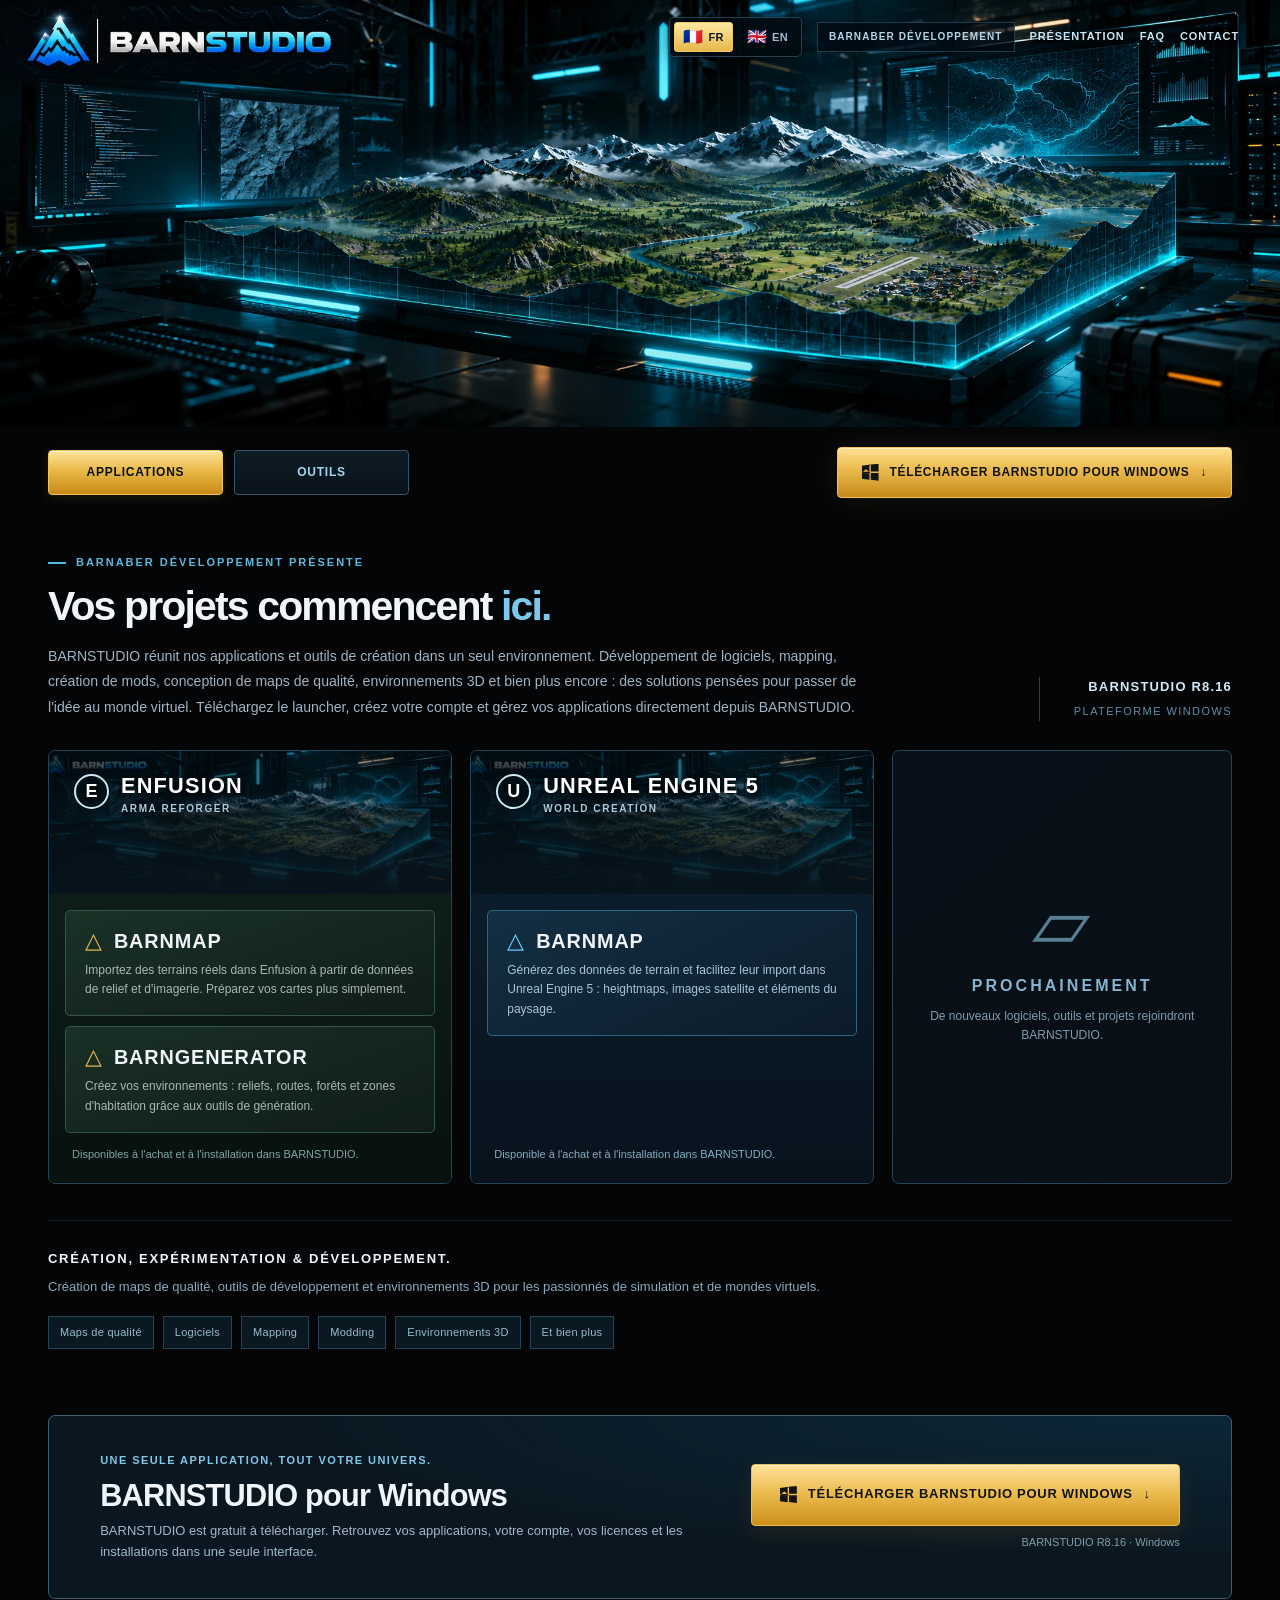
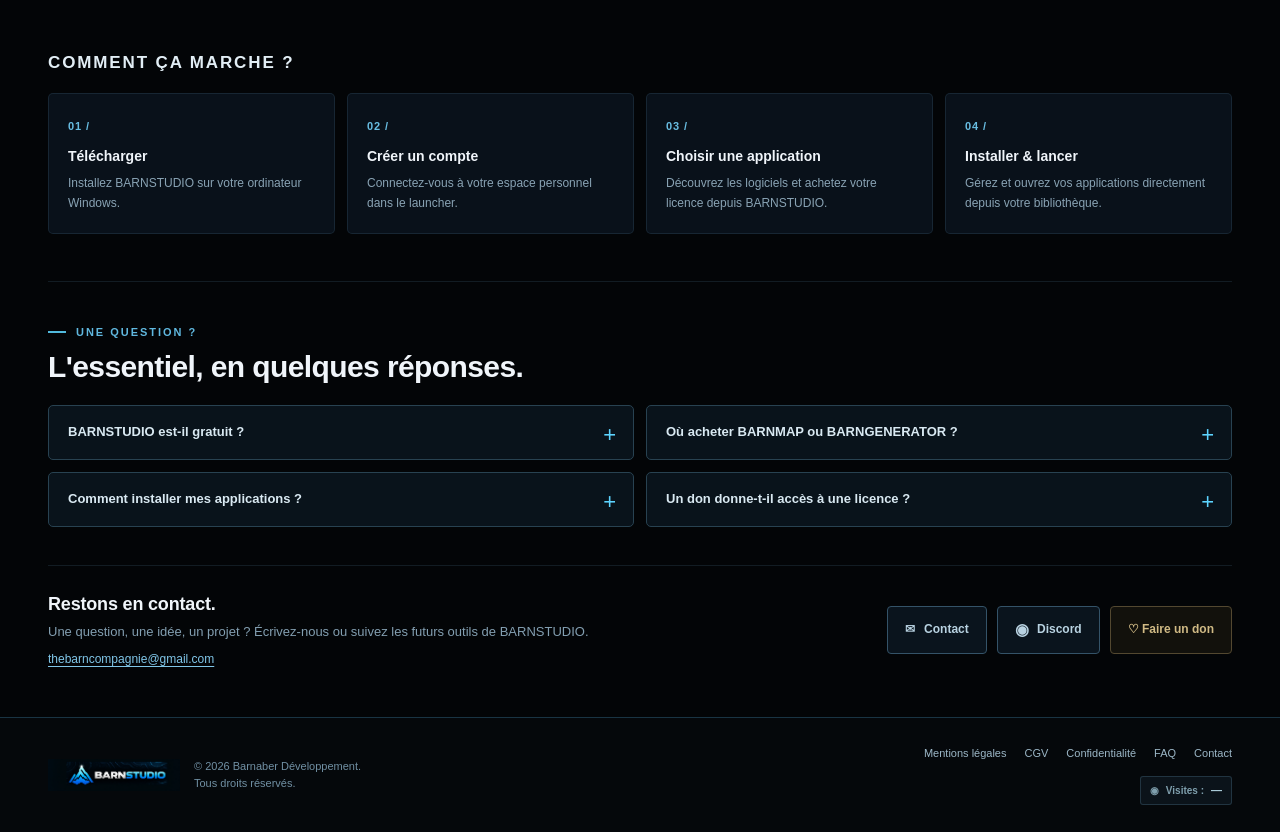
<file: index.html>
<!DOCTYPE html>

<html lang="fr">
<head>
<meta charset="utf-8"/>
<meta content="width=device-width, initial-scale=1" name="viewport"/>
<meta content="#050708" name="theme-color"/>
<meta content="dark" name="color-scheme"/>
<meta content="BARNSTUDIO par Barnaber Développement : applications Windows, conception de maps de qualité, mapping, modding, création de logiciels et d’environnements 3D." name="description"/>
<meta content="website" property="og:type"/>
<meta content="BARNSTUDIO | Barnaber Développement" property="og:title"/>
<meta content="Les outils pour donner vie à vos projets. Mapping, modding et environnements 3D." property="og:description"/>
<!-- Renseigner une URL HTTPS absolue pour og:image après choix du domaine. -->
<title>BARNSTUDIO — Barnaber Développement</title>
<link href="assets/favicon.png" rel="icon" type="image/png"/>
<link as="image" fetchpriority="high" href="assets/banniere-barnstudio.webp" rel="preload"/>
<style>
    :root {
      --bg: #030507;
      --surface: #080e14;
      --surface2: #0a141d;
      --line: rgba(100, 158, 192, .27);
      --line-dim: rgba(100, 158, 192, .15);
      --white: #f0f5fa;
      --sub: #b0c4d1;
      --muted: #7292a7;
      --cyan: #5dd4ff;
      --gold: #e4ac36;
      --gold2: #ffd879;
      --max: 1600px;
    }
    *, *::before, *::after { box-sizing: border-box; }
    html { scroll-behavior: smooth; }
    body { margin: 0; background: var(--bg); color: var(--white); font: 15px/1.6 Inter, "Segoe UI", Roboto, Arial, sans-serif; -webkit-font-smoothing: antialiased; }
    button, a { -webkit-tap-highlight-color: transparent; }
    button { font: inherit; cursor: pointer; }
    a { text-decoration: none; color: inherit; }
    img { max-width: 100%; }
    a:focus-visible, button:focus-visible { outline: 2px solid #6de0ff; outline-offset: 4px; }
    ::selection { background: #007aad; color: #fff; }
    .wrap { width: min(var(--max), calc(100% - 96px)); margin-inline: auto; }
    .sr { position: absolute; clip: rect(0,0,0,0); overflow: hidden; width: 1px; height: 1px; white-space: nowrap; }

    /* La bannière d'origine est volontairement affichée sans surcharge graphique. */
    .hero { position: relative; background: #020508; isolation: isolate; }
    .hero-image { display: block; width: 100%; height: auto; aspect-ratio: 3 / 1; object-fit: cover; object-position: center; }
    .hero::after { content: ""; position: absolute; pointer-events: none; inset: auto 0 0; height: 22%; background: linear-gradient(transparent, rgba(0,0,0,.14)); }
    .hero-top { position: absolute; top: 17px; right: clamp(22px,3.2vw,60px); z-index: 2; display: flex; align-items: center; gap: 15px; }
    .hero-top > span { padding: 6px 11px; background: rgba(1,10,18,.78); border: 1px solid rgba(99,168,199,.3); color: #b5d5e5; text-transform: uppercase; letter-spacing: .11em; font-size: 10px; font-weight: 750; }
    .hero-top a { color: #c7e5f2; text-transform: uppercase; font-size: 11px; font-weight: 800; letter-spacing: .08em; text-shadow: 0 1px 6px #000; }
    .hero-top a:hover { color: #fff; }

    .controlbar { background: #030507; padding: 20px 0 13px; }
    .controls { display: flex; align-items: center; justify-content: space-between; gap: 20px 28px; }
    .tabs { display: flex; align-items: center; gap: 11px; }
    .tab { position: relative; min-width: 175px; min-height: 45px; padding: 12px 23px; border: 1px solid #38546a; border-radius: 4px; color: #a4d5f1; font-size: 12px; font-weight: 850; letter-spacing: .065em; text-transform: uppercase; background: linear-gradient(#0d1c26,#0b1219); transition: color .18s,border-color .18s,transform .18s; }
    .tab:hover { border-color: #4ab1e5; color: #fff; }
    .tab[aria-selected="true"] { color: #091018; border-color: #efc45a; background: linear-gradient(180deg, #ffe39b 0%, #e7b744 48%, #c88915 100%); box-shadow: inset 0 1px 0 rgba(255,255,255,.5), 0 3px 12px rgba(206,142,28,.14); }
    .top-download { display: inline-flex; align-items: center; justify-content: center; gap: 11px; min-height: 51px; padding: 12px 24px; border-radius: 4px; border: 1px solid #f0c45e; background: linear-gradient(180deg, #ffdf90 0%, #ebbb50 43%, #c6891a 100%); box-shadow: inset 0 1px rgba(255,255,255,.48), 0 0 30px rgba(199,132,27,.13); color: #111411; text-transform: uppercase; font-size: 12px; font-weight: 900; letter-spacing: .055em; transition: filter .2s,transform .2s; }
    .top-download:hover, .large-download:hover { filter: brightness(1.1); transform: translateY(-2px); }
    .winicon { display: inline-block; width: 17px; height: 17px; background: currentColor; clip-path: polygon(0 12%,46% 6%,46% 47%,0 47%,0 12%,54% 5%,100% 0,100% 46%,54% 46%,54% 5%,0 56%,46% 56%,46% 95%,0 89%,0 56%,54% 55%,100% 55%,100% 100%,54% 94%,54% 55%); flex: 0 0 auto; }

    .intro { padding: 36px 0 29px; display: grid; grid-template-columns: minmax(0, 1fr) auto; gap: 40px; align-items: end; }
    .eyebrow { display: inline-flex; gap: 10px; align-items: center; margin: 0 0 12px; color: #60b8df; text-transform: uppercase; letter-spacing: .18em; font-size: 11px; font-weight: 800; }
    .eyebrow::before { content: ""; width: 18px; height: 2px; background: #51badd; }
    h1, h2, h3, h4, p { margin-top: 0; }
    h1 { font-size: clamp(28px, 3.2vw, 48px); font-weight: 780; line-height: 1.13; letter-spacing: -.045em; margin-bottom: 14px; }
    h1 em { color: #7ac8eb; font-style: normal; }
    .intro-copy { color: #a0b4c2; max-width: 840px; line-height: 1.82; font-size: clamp(13px, 1.1vw, 15px); margin: 0; }
    .intro-mark { display: flex; flex-direction: column; align-items: flex-end; text-align: right; border-left: 1px solid #2a424f; padding-left: 34px; }
    .intro-mark strong { color: #d3eaf5; font-size: 13px; letter-spacing: .09em; }
    .intro-mark small { color: #668da4; font-size: 11px; text-transform: uppercase; letter-spacing: .13em; margin-top: 5px; }

    .panels { margin-bottom: 35px; }
    .tab-panel[hidden] { display: none !important; }
    .panels-grid { display: grid; grid-template-columns: 1fr 1fr .84fr; gap: 18px; }
    .engine-card, .future-card { border: 1px solid #264455; background: linear-gradient(180deg,#0a151d,#070d12); border-radius: 7px; overflow: hidden; min-height: 360px; }
    .engine-card { position: relative; display: flex; flex-direction: column; }
    .engine-head { position: relative; display: flex; align-items: flex-start; gap: 12px; height: 143px; padding: 23px 25px; overflow: hidden; background: #061723; }
    .engine-head::before { position: absolute; content: ""; inset: 0; background: url('assets/banniere-barnstudio.webp') center 42% / cover no-repeat; opacity: .65; }
    .engine-head::after { content: ""; position: absolute; inset: 0; background: linear-gradient(0deg, #08141c, rgba(0,0,0,.02) 76%), linear-gradient(90deg, rgba(0,11,17,.66), transparent); }
    .engine-head > * { position: relative; z-index: 1; }
    .roundel { flex: 0 0 auto; display: grid; place-items: center; width: 35px; height: 35px; border: 2px solid #c9e8f2; border-radius: 50%; font-size: 18px; font-weight: 900; color: white; text-shadow: 0 1px 7px black; }
    .engine-head h2 { color: #fff; margin: 0; line-height: 1.1; text-transform: uppercase; font-size: clamp(16px,1.7vw,24px); letter-spacing: .055em; font-weight: 900; text-shadow: 0 2px 9px #000; }
    .engine-head p { margin: 4px 0 0; color: #aacbdd; letter-spacing: .16em; text-transform: uppercase; font-size: 10px; font-weight: 700; text-shadow: 0 1px 4px black; }
    .engine-body { flex: 1; display: flex; flex-direction: column; padding: 16px; gap: 10px; background: linear-gradient(180deg,#0d1e19,#07110f); }
    .unreal .engine-body { background: linear-gradient(180deg,#0b1d2b,#07121c); }
    .app-item { border: 1px solid #355549; background: linear-gradient(160deg,rgba(30,56,44,.76),rgba(15,29,24,.98)); border-radius: 5px; padding: 17px 19px 15px; }
    .unreal .app-item { border-color: #2e6582; background: linear-gradient(155deg,#132f42,#0c1b2a); }
    .app-title { display: flex; align-items: baseline; justify-content: space-between; gap: 9px; }
    .app-title h3 { font-weight: 900; font-size: clamp(16px, 1.55vw, 22px); text-transform: uppercase; letter-spacing: .045em; line-height: 1.2; margin: 0; }
    .app-title h3::before { content: "△"; display: inline-block; margin-right: 11px; color: #e8b854; font-weight: 500; font-size: 22px; }
    .unreal .app-title h3::before { color: #6ccfff; }
    .app-item p { color: #a9b6b8; font-size: 12px; line-height: 1.63; margin: 7px 0 0; }
    .unreal .app-item p { color: #a6c4d5; }
    .app-footnote { margin: auto 5px 0; color: #80a59e; font-size: 11px; padding: 3px 2px 4px; }
    .unreal .app-footnote { color: #87acc2; }
    .future-card { display: flex; flex-direction: column; justify-content: center; align-items: center; text-align: center; padding: 35px 29px; background: linear-gradient(140deg,#081019,#080e14); }
    .future-symbol { font-size: 70px; line-height: 1; color: #597d92; font-weight: 300; transform: skew(-10deg); }
    .future-card h3 { text-transform: uppercase; letter-spacing: .19em; font-size: 16px; margin: 15px 0 8px; color: #86b4d0; }
    .future-card p { color: #7e9cae; font-size: 12px; margin: 0; }

    .tools-layout { display: grid; grid-template-columns: .9fr 1.2fr; border: 1px solid #244052; border-radius: 7px; overflow: hidden; min-height: 300px; background: linear-gradient(120deg,#0c202d,#08111a 68%,#060e16); }
    .tools-left { padding: clamp(26px,4vw,55px); display: flex; flex-direction: column; justify-content: center; border-right: 1px solid var(--line-dim); }
    .tools-icon { color: #65cbf9; font-size: 26px; margin-bottom: 20px; }
    .tools-left h2 { font-size: clamp(23px,2.5vw,35px); margin-bottom: 11px; text-transform: uppercase; letter-spacing: .05em; }
    .tools-left p { color: #9bb6c9; line-height: 1.85; margin-bottom: 0; }
    .tools-list { padding: 34px; display: grid; grid-template-columns: 1fr 1fr; gap: 15px; }
    .tool { padding: 22px; border: 1px solid #2a4757; background: rgba(2,11,18,.36); }
    .tool b { display: block; color: #e2edf4; text-transform: uppercase; letter-spacing: .075em; font-size: 12px; margin: 0 0 6px; }
    .tool p { margin: 0; color: #8ca8b9; line-height: 1.65; font-size: 12px; }

    .about { margin-top: 36px; padding: 28px 0 22px; border-top: 1px solid rgba(91,148,177,.16); }
    .about-line { display: flex; flex-wrap: wrap; align-items: center; justify-content: space-between; gap: 18px; }
    .about-line strong { display: block; font-size: 13px; letter-spacing: .13em; text-transform: uppercase; margin-bottom: 7px; }
    .about-line p { color: #8ca9b9; margin: 0; font-size: 13px; }
    .keyword-line { display: flex; gap: 9px; flex-wrap: wrap; }
    .keyword-line span { color: #96bbc9; border: 1px solid #264354; background: #0a1821; font-size: 11px; letter-spacing: .025em; padding: 7px 11px; }

    .download-section { scroll-margin-top: 25px; padding: 44px 0; }
    .download-box { display: grid; grid-template-columns: 1fr auto; gap: 25px; align-items: center; position: relative; padding: 36px clamp(22px, 4vw, 54px); border: 1px solid #386071; background: radial-gradient(ellipse at 94% 0, rgba(19,104,148,.19), transparent 55%), #0a1721; border-radius: 7px; }
    .download-box .label { display: block; font-size: 11px; color: #83c7e6; text-transform: uppercase; font-weight: 800; letter-spacing: .13em; margin-bottom: 8px; }
    .download-box h2 { margin: 0 0 6px; font-weight: 850; letter-spacing: -.025em; font-size: clamp(23px,2.4vw,34px); line-height: 1.2; }
    .download-box p { font-size: 13px; color: #a0b8c7; margin: 0; max-width: 690px; }
    .large-download { display: inline-flex; align-items: center; justify-content: center; gap: 11px; padding: 15px 28px; min-height: 62px; border: 1px solid #edbb4e; background: linear-gradient(180deg,#ffe19b,#eab94b 50%,#cc901b); border-radius: 4px; color: #131511; box-shadow: inset 0 1px rgba(255,255,255,.6), 0 7px 25px rgba(210,138,25,.12); font-size: 13px; text-transform: uppercase; font-weight: 900; letter-spacing: .055em; white-space: nowrap; transition: filter .2s, transform .2s; }
    .download-meta { text-align: right; color: #7f9daf; font-size: 11px; margin-top: 8px; }

    .how { padding: 6px 0 47px; }
    .how h2 { color: #e2eef5; text-transform: uppercase; letter-spacing: .11em; font-size: 17px; margin: 0 0 16px; }
    .steps { display: grid; grid-template-columns: repeat(4,1fr); gap: 12px; }
    .step { position: relative; padding: 19px 19px 20px; border: 1px solid var(--line-dim); background: #09111a; border-radius: 5px; }
    .step span { display: inline-block; color: #68bde2; font-size: 11px; font-weight: 900; letter-spacing: .08em; margin-bottom: 10px; }
    .step h3 { margin: 0 0 5px; font-size: 14px; font-weight: 750; }
    .step p { color: #89a3b4; font-size: 12px; line-height: 1.7; margin: 0; }

    .community { display: flex; align-items: center; gap: 24px; justify-content: space-between; padding: 24px 0 47px; border-top: 1px solid var(--line-dim); }
    .community h2 { margin: 0 0 4px; font-size: 18px; letter-spacing: -.01em; }
    .community p { color: #839fb1; font-size: 13px; margin: 0; }
    .community-actions { display: flex; flex-wrap: wrap; gap: 10px; }
    .link-outline { display: inline-flex; align-items: center; justify-content: center; gap: 9px; padding: 10px 17px; border: 1px solid #345368; border-radius: 4px; background: #0a141d; color: #b8d2e1; font-size: 12px; font-weight: 700; }
    .link-outline:hover { border-color: #67b8da; color: #fff; }
    .donation { border-color: #534830; color: #d0ba85; background: #12110c; }
    .donation:hover { border-color: #c9a55b; }
    .discord-symbol { font-weight: 900; letter-spacing: -.05em; font-size: 16px; }


    .faq { border-top: 1px solid var(--line-dim); padding: 34px 0 38px; }
    .faq-heading { margin-bottom: 20px; }
    .faq-heading h2 { margin-bottom: 0; font-size: clamp(22px, 2.5vw, 30px); line-height: 1.2; letter-spacing: -.02em; }
    .faq-heading .eyebrow { margin-bottom: 8px; }
    .faq-list { display: grid; grid-template-columns: 1fr 1fr; align-items: start; gap: 12px; }
    .faq details { border: 1px solid #284251; border-radius: 5px; background: #09131b; min-width: 0; }
    .faq summary { cursor: pointer; padding: 16px 44px 16px 19px; font-size: 13px; font-weight: 760; color: #d9e9f2; list-style: none; position: relative; }
    .faq summary::-webkit-details-marker { display: none; }
    .faq summary::after { content: '+'; position: absolute; right: 17px; top: 11px; color: var(--cyan); font-size: 22px; font-weight: 400; }
    .faq details[open] summary::after { content: '−'; }
    .faq summary:hover { color: #fff; }
    .faq details p { border-top: 1px solid #243a48; margin: 0; padding: 13px 19px 19px; color: #9cb6c8; font-size: 13px; line-height: 1.75; }
    @media (max-width: 750px) { .faq-list { grid-template-columns: 1fr; } }
    footer { border-top: 1px solid #193443; background: #05080b; }
    .footer-inner { display: flex; justify-content: space-between; gap: 25px; flex-wrap: wrap; align-items: center; padding: 27px 0; }
    .footer-brand { display: flex; align-items: center; gap: 14px; }
    .footer-brand img { display: block; width: 132px; height: auto; max-height: 38px; object-fit: contain; }
    .footer-brand p { color: #7190a4; font-size: 11px; margin: 0; }
    .footer-links { display: flex; gap: 18px; flex-wrap: wrap; }
    .footer-links a { color: #9cb7c7; font-size: 11px; }
    .footer-links a:hover { color: #fff; }
    dialog { max-width: calc(100vw - 36px); width: 440px; color: #e7f0f4; background: #0b1721; border: 1px solid #406d80; border-radius: 9px; padding: 30px; box-shadow: 0 22px 80px #000b; }
    dialog::backdrop { background: rgba(0,0,0,.8); backdrop-filter: blur(3px); }
    dialog h2 { font-size: 22px; margin: 0 0 10px; }
    dialog p { margin: 0 0 20px; color: #b1c8d5; }
    .dialog-close { color: #111; background: #efc45d; border: 0; border-radius: 4px; padding: 10px 17px; font-weight: 850; }
    @media (max-width: 1100px) {
      .wrap { width: min(var(--max), calc(100% - 50px)); }
      .panels-grid { grid-template-columns: 1fr 1fr; }
      .future-card { grid-column: span 2; min-height: 175px; }
      .intro-mark { display: none; }
      .intro { grid-template-columns: 1fr; }
      .download-box { grid-template-columns: 1fr; }
      .download-meta { text-align: left; }
      .download-action { width: fit-content; }
    }
    @media (max-width: 750px) {
      .wrap { width: calc(100% - 30px); }
      .hero-image { height: 290px; aspect-ratio: auto; object-fit: cover; object-position: left center; }
      .hero-top { top: auto; right: 15px; bottom: 12px; }
      .hero-top > span { font-size: 9px; }
      .hero-top a { display: none; }
      .controlbar { padding-top: 14px; }
      .controls { flex-direction: column-reverse; align-items: stretch; gap: 14px; }
      .top-download { width: 100%; padding: 15px 10px; min-height: 52px; }
      .tabs { width: 100%; }
      .tab { flex: 1; min-width: 0; padding: 12px 8px; }
      .intro { padding-top: 24px; }
      .intro-copy { font-size: 14px; }
      .panels-grid { grid-template-columns: 1fr; }
      .future-card { grid-column: auto; min-height: 150px; }
      .engine-head { height: 125px; }
      .engine-head h2 { font-size: 20px; }
      .engine-card { min-height: auto; }
      .tools-layout { grid-template-columns: 1fr; }
      .tools-left { border-right: 0; border-bottom: 1px solid var(--line-dim); padding: 27px; }
      .tools-list { padding: 18px; }
      .steps { grid-template-columns: 1fr 1fr; }
      .community { align-items: flex-start; flex-direction: column; }
      .footer-inner { align-items: flex-start; }
    }
    @media (max-width: 480px) {
      .hero-image { height: 225px; object-position: left center; }
      .app-item { padding: 14px 13px; }
      .app-title h3 { font-size: 18px; }
      .tools-list { grid-template-columns: 1fr; }
      .download-box { padding: 26px 20px; }
      .large-download { white-space: normal; font-size: 11px; line-height: 1.3; min-height: 58px; width: 100%; padding: 15px 12px; }
      .download-action { width: 100%; }
      .steps { grid-template-columns: 1fr; }
      .community-actions { width: 100%; }
    }
    @media(prefers-reduced-motion: reduce) { *,*::before,*::after { scroll-behavior: auto !important; transition: none !important; } }
  
/* Language toggle & shared historic visit counter */
.language-switch {display:inline-flex;align-items:center;gap:5px;border:1px solid rgba(107,172,207,.33);border-radius:5px;background:rgba(2,11,18,.87);padding:4px;box-shadow:0 3px 15px #0007}
.language-switch button {display:inline-flex;align-items:center;justify-content:center;gap:5px;background:transparent;color:#9fbccc;border:1px solid transparent;border-radius:3px;padding:6px 8px;line-height:1;font-size:11px;font-weight:850;letter-spacing:.025em;min-height:27px}
.language-switch button:hover {color:#fff;border-color:#2a6c8d}
.language-switch button[aria-pressed="true"] {color:#0a1721;background:linear-gradient(#ffe8a0,#e7b74a);border-color:#efc965}
.language-switch .flag {font-size:16px;line-height:1}
.visit-counter {display:inline-flex;align-items:center;justify-content:center;gap:7px;border:1px solid rgba(101,150,179,.25);background:#0b131a;border-radius:3px;padding:5px 9px;color:#7f9fad;font-size:10px;font-weight:700;white-space:nowrap}
.visit-counter strong {color:#aed0de;font-variant-numeric:tabular-nums;font-size:11px}
.footer-right {display:flex;flex-direction:column;align-items:flex-end;gap:13px}
@media(max-width:750px){.hero-top{top:12px;bottom:auto;right:12px}.hero-top > span {display:none}.language-switch button{padding:7px 9px}.footer-right{align-items:flex-start}}
</style>
<style>.contact-email{display:inline-block;margin-top:7px;font-size:12px;color:#80c6e8;text-underline-offset:3px;text-decoration:underline}.contact-email:hover{color:#fff}</style></head>
<body>
<header class="hero" id="accueil">
<img alt="BARNSTUDIO : paysage 3D montagneux sur une table de mapping holographique, dans un studio de création futuriste" class="hero-image" fetchpriority="high" height="724" src="assets/banniere-barnstudio.webp" width="2172"/>
<nav aria-label="Liens rapides" class="hero-top"><div aria-label="Choisir la langue / Choose language" class="language-switch" role="group"><button aria-label="Français" aria-pressed="true" data-language="fr" type="button"><span aria-hidden="true" class="flag">🇫🇷</span> FR</button><button aria-label="English" aria-pressed="false" data-language="en" type="button"><span aria-hidden="true" class="flag">🇬🇧</span> EN</button></div>
<span>Barnaber Développement</span>
<a data-i18n="navIntro" href="#presentation">Présentation</a><a data-i18n="navFaq" href="#questions">FAQ</a>
<a data-i18n="navContact" href="#contact">Contact</a>
</nav>
</header>
<main>
<div class="controlbar">
<div class="wrap controls">
<div aria-label="Explorer BARNSTUDIO" class="tabs" role="tablist">
<button aria-controls="panel-applications" aria-selected="true" class="tab" data-i18n="tabApps" id="tab-applications" role="tab" tabindex="0" type="button">Applications</button>
<button aria-controls="panel-outils" aria-selected="false" class="tab" data-i18n="tabTools" id="tab-outils" role="tab" tabindex="-1" type="button">Outils</button>
</div>
<a aria-label="Télécharger BARNSTUDIO pour Windows" class="top-download" href="https://drive.google.com/file/d/1tRXajDIzg2vYG-AHn2-eFQIBKW-iecjd/view?usp=sharing" target="_blank" rel="noopener noreferrer" id="downloadTop"><span aria-hidden="true" class="winicon"></span><span data-i18n="downloadButton">Télécharger BARNSTUDIO pour Windows</span><span aria-hidden="true">↓</span></a>
</div>
</div>
<section aria-labelledby="intro-title" class="wrap intro" id="presentation">
<div>
<p class="eyebrow" data-i18n="eyebrow">Barnaber Développement présente</p>
<h1 id="intro-title"><span data-i18n="titleMain">Vos projets commencent</span> <em data-i18n="titleEnd">ici.</em></h1>
<p class="intro-copy" data-i18n="introCopy">BARNSTUDIO réunit nos applications et outils de création dans un seul environnement. Développement de logiciels, mapping, création de mods, conception de maps de qualité, environnements 3D et bien plus encore : des solutions pensées pour passer de l'idée au monde virtuel. Téléchargez le launcher, créez votre compte et gérez vos applications directement depuis BARNSTUDIO.</p>
</div>
<div aria-hidden="true" class="intro-mark"><strong>BARNSTUDIO R8.16</strong><small data-i18n="platform">Plateforme Windows</small></div>
</section>
<section aria-label="Applications et outils BARNSTUDIO" class="wrap panels">
<div aria-labelledby="tab-applications" class="tab-panel" id="panel-applications" role="tabpanel" tabindex="0">
<div class="panels-grid">
<article class="engine-card enfusion">
<div class="engine-head">
<span aria-hidden="true" class="roundel">E</span>
<div><h2>Enfusion</h2><p>Arma Reforger</p></div>
</div>
<div class="engine-body">
<div class="app-item">
<div class="app-title"><h3>BARNMAP</h3></div>
<p data-i18n="enfusionMapDesc">Importez des terrains réels dans Enfusion à partir de données de relief et d'imagerie. Préparez vos cartes plus simplement.</p>
</div>
<div class="app-item">
<div class="app-title"><h3>BARNGENERATOR</h3></div>
<p data-i18n="enfusionGenDesc">Créez vos environnements : reliefs, routes, forêts et zones d'habitation grâce aux outils de génération.</p>
</div>
<p class="app-footnote" data-i18n="enfusionFootnote">Disponibles à l'achat et à l'installation dans BARNSTUDIO.</p>
</div>
</article>
<article class="engine-card unreal">
<div class="engine-head">
<span aria-hidden="true" class="roundel">U</span>
<div><h2>Unreal Engine 5</h2><p>World Creation</p></div>
</div>
<div class="engine-body">
<div class="app-item">
<div class="app-title"><h3>BARNMAP</h3></div>
<p data-i18n="unrealMapDesc">Générez des données de terrain et facilitez leur import dans Unreal Engine 5 : heightmaps, images satellite et éléments du paysage.</p>
</div>
<p class="app-footnote" data-i18n="unrealFootnote">Disponible à l'achat et à l'installation dans BARNSTUDIO.</p>
</div>
</article>
<article class="future-card">
<span aria-hidden="true" class="future-symbol">▱</span>
<h3 data-i18n="futureTitle">Prochainement</h3>
<p data-i18n="futureDesc">De nouveaux logiciels, outils et projets rejoindront BARNSTUDIO.</p>
</article>
</div>
</div>
<div aria-labelledby="tab-outils" class="tab-panel" hidden="" id="panel-outils" role="tabpanel" tabindex="0">
<div class="tools-layout">
<div class="tools-left">
<span aria-hidden="true" class="tools-icon">⌘</span>
<h2 data-i18n="toolsTitle">Outils &amp; développement</h2>
<p data-i18n="toolsIntro">Un espace dédié à la création. Barnaber Développement explore des outils pour accélérer le travail des créateurs, de la préparation des terrains à leur intégration dans les moteurs de jeu.</p>
</div>
<div class="tools-list">
<div class="tool"><b data-i18n="mappingTitle">Mapping</b><p data-i18n="mappingDesc">Cartographie, données de terrain et construction de mondes.</p></div>
<div class="tool"><b data-i18n="moddingTitle">Modding</b><p data-i18n="moddingDesc">Création et développement de contenus pour les jeux.</p></div>
<div class="tool"><b data-i18n="envTitle">Environnements 3D</b><p data-i18n="envDesc">Relief, végétation, routes et décors virtuels.</p></div>
<div class="tool"><b data-i18n="softwareTitle">Logiciels &amp; utilitaires</b><p data-i18n="softwareDesc">Des solutions pratiques pour les workflows de création.</p></div>
</div>
</div>
</div>
</section>
<section aria-label="Expertises Barnaber Développement" class="wrap about">
<div class="about-line">
<div><strong data-i18n="aboutTitle">Création, expérimentation &amp; développement.</strong><p data-i18n="aboutCopy">Création de maps de qualité, outils de développement et environnements 3D pour les passionnés de simulation et de mondes virtuels.</p></div>
<div aria-label="Domaines" class="keyword-line"><span data-i18n="keyword1">Maps de qualité</span><span data-i18n="keyword2">Logiciels</span><span data-i18n="keyword3">Mapping</span><span data-i18n="keyword4">Modding</span><span data-i18n="keyword5">Environnements 3D</span><span data-i18n="keyword6">Et bien plus</span></div>
</div>
</section>
<section aria-labelledby="download-title" class="wrap download-section" id="telechargement">
<div class="download-box">
<div>
<span class="label" data-i18n="downloadTag">Une seule application, tout votre univers.</span>
<h2 data-i18n="downloadTitle" id="download-title">BARNSTUDIO pour Windows</h2>
<p data-i18n="downloadCopy">Le launcher est gratuit à télécharger. Retrouvez vos applications, votre compte, vos licences et les installations dans une seule interface. Les achats se font dans le launcher, jamais sur ce site.</p>
</div>
<div class="download-action">
<a class="large-download" href="https://drive.google.com/file/d/1tRXajDIzg2vYG-AHn2-eFQIBKW-iecjd/view?usp=sharing" target="_blank" rel="noopener noreferrer" id="downloadMain"><span aria-hidden="true" class="winicon"></span><span data-i18n="downloadButton">Télécharger BARNSTUDIO pour Windows</span><span aria-hidden="true">↓</span></a>
<div class="download-meta" data-i18n="downloadVersion">BARNSTUDIO R8.16 · Windows</div>
</div>
</div>
</section>
<section aria-labelledby="how-title" class="wrap how" id="fonctionnement">
<h2 data-i18n="howTitle" id="how-title">Comment ça marche ?</h2>
<div class="steps">
<div class="step"><span>01 /</span><h3 data-i18n="step1Title">Télécharger</h3><p data-i18n="step1Body">Installez BARNSTUDIO sur votre ordinateur Windows.</p></div>
<div class="step"><span>02 /</span><h3 data-i18n="step2Title">Créer un compte</h3><p data-i18n="step2Body">Connectez-vous à votre espace personnel dans le launcher.</p></div>
<div class="step"><span>03 /</span><h3 data-i18n="step3Title">Choisir une application</h3><p data-i18n="step3Body">Découvrez les logiciels et achetez votre licence depuis BARNSTUDIO.</p></div>
<div class="step"><span>04 /</span><h3 data-i18n="step4Title">Installer &amp; lancer</h3><p data-i18n="step4Body">Gérez et ouvrez vos applications directement depuis votre bibliothèque.</p></div>
</div>
</section>
<section aria-labelledby="faq-title" class="wrap faq" id="questions">
<div class="faq-heading"><p class="eyebrow" data-i18n="faqIntro">Une question ?</p><h2 data-i18n="faqTitle" id="faq-title">L'essentiel, en quelques réponses.</h2></div>
<div class="faq-list">
<details><summary data-i18n="faq1Q">BARNSTUDIO est-il gratuit ?</summary><p data-i18n="faq1A">Oui, BARNSTUDIO est gratuit à télécharger.</p></details>
<details><summary data-i18n="faq2Q">Où acheter BARNMAP ou BARNGENERATOR ?</summary><p data-i18n="faq2A">Directement dans le launcher BARNSTUDIO, après avoir créé votre compte. La page web présente les logiciels, mais ne traite aucun paiement.</p></details>
<details><summary data-i18n="faq3Q">Comment installer mes applications ?</summary><p data-i18n="faq3A">Une fois connecté, ouvrez BARNSTUDIO, choisissez le logiciel associé à votre compte puis utilisez le bouton « Installer ». Le téléchargement et l'installation s'effectuent depuis le launcher.</p></details>
<details><summary data-i18n="faq4Q">Un don donne-t-il accès à une licence ?</summary><p data-i18n="faq4A">Non. Le don PayPal est facultatif et indépendant de l'achat des licences. Il ne débloque pas les logiciels.</p></details>
</div>
</section>
<section aria-label="Communauté et contact" class="wrap community" id="contact">
<div><h2 data-i18n="communityTitle">Restons en contact.</h2><p data-i18n="communityDesc">Une question, une idée, un projet ? Écrivez-nous ou suivez les futurs outils de BARNSTUDIO.</p><a class="contact-email" href="mailto:thebarncompagnie@gmail.com">thebarncompagnie@gmail.com</a></div>
<div class="community-actions">
<a aria-label="Contacter Barnaber Développement par e-mail" class="link-outline" href="mailto:thebarncompagnie@gmail.com">✉ <span data-i18n="contactButton">Contact</span></a>
<a class="link-outline" href="#contact" id="discordLink"><span class="discord-symbol">◉</span> Discord</a>
<a class="link-outline donation" data-i18n="donationButton" href="https://www.paypal.com/donate/?hosted_button_id=QZ26MHVV93C2U" rel="noopener noreferrer" target="_blank">♡  Faire un don</a>
</div>
</section>
</main>
<footer>
<div class="wrap footer-inner">
<div class="footer-brand"><img alt="Logo BARNSTUDIO" height="37" src="assets/logo-barnstudio.webp" width="150"/><p>© 2026 Barnaber Développement.<br/>Tous droits réservés.</p></div>

<div class="footer-right"><nav aria-label="Informations légales" class="footer-links"><a data-i18n="legalNotice" href="mentions-legales.html">Mentions légales</a><a data-i18n="legalCgv" href="cgv.html">CGV</a><a data-i18n="legalPrivacy" href="confidentialite.html">Confidentialité</a><a data-i18n="footerFAQ" href="#questions">FAQ</a><a data-i18n="footerContact" href="mailto:thebarncompagnie@gmail.com">Contact</a></nav><div aria-live="off" class="visit-counter" title="Compteur de visites partagé avec BARNMAP"><span aria-hidden="true">◉</span><span data-i18n="visitLabel">Visites :</span> <strong id="visitCount">—</strong></div></div></div>
</footer>
<dialog aria-labelledby="noticeTitle" id="noticeDialog">
<h2 data-i18n="noticeTitle" id="noticeTitle">Information</h2>
<p id="noticeText"></p>
<div><button class="dialog-close" data-i18n="noticeDismiss" id="closeNotice" type="button">Compris</button></div>
</dialog>
<script src="site-config.js?v=20261114"></script>

<script src="lang.js?v=5"></script><script src="site.js?v=5"></script></body>
</html>
</file>
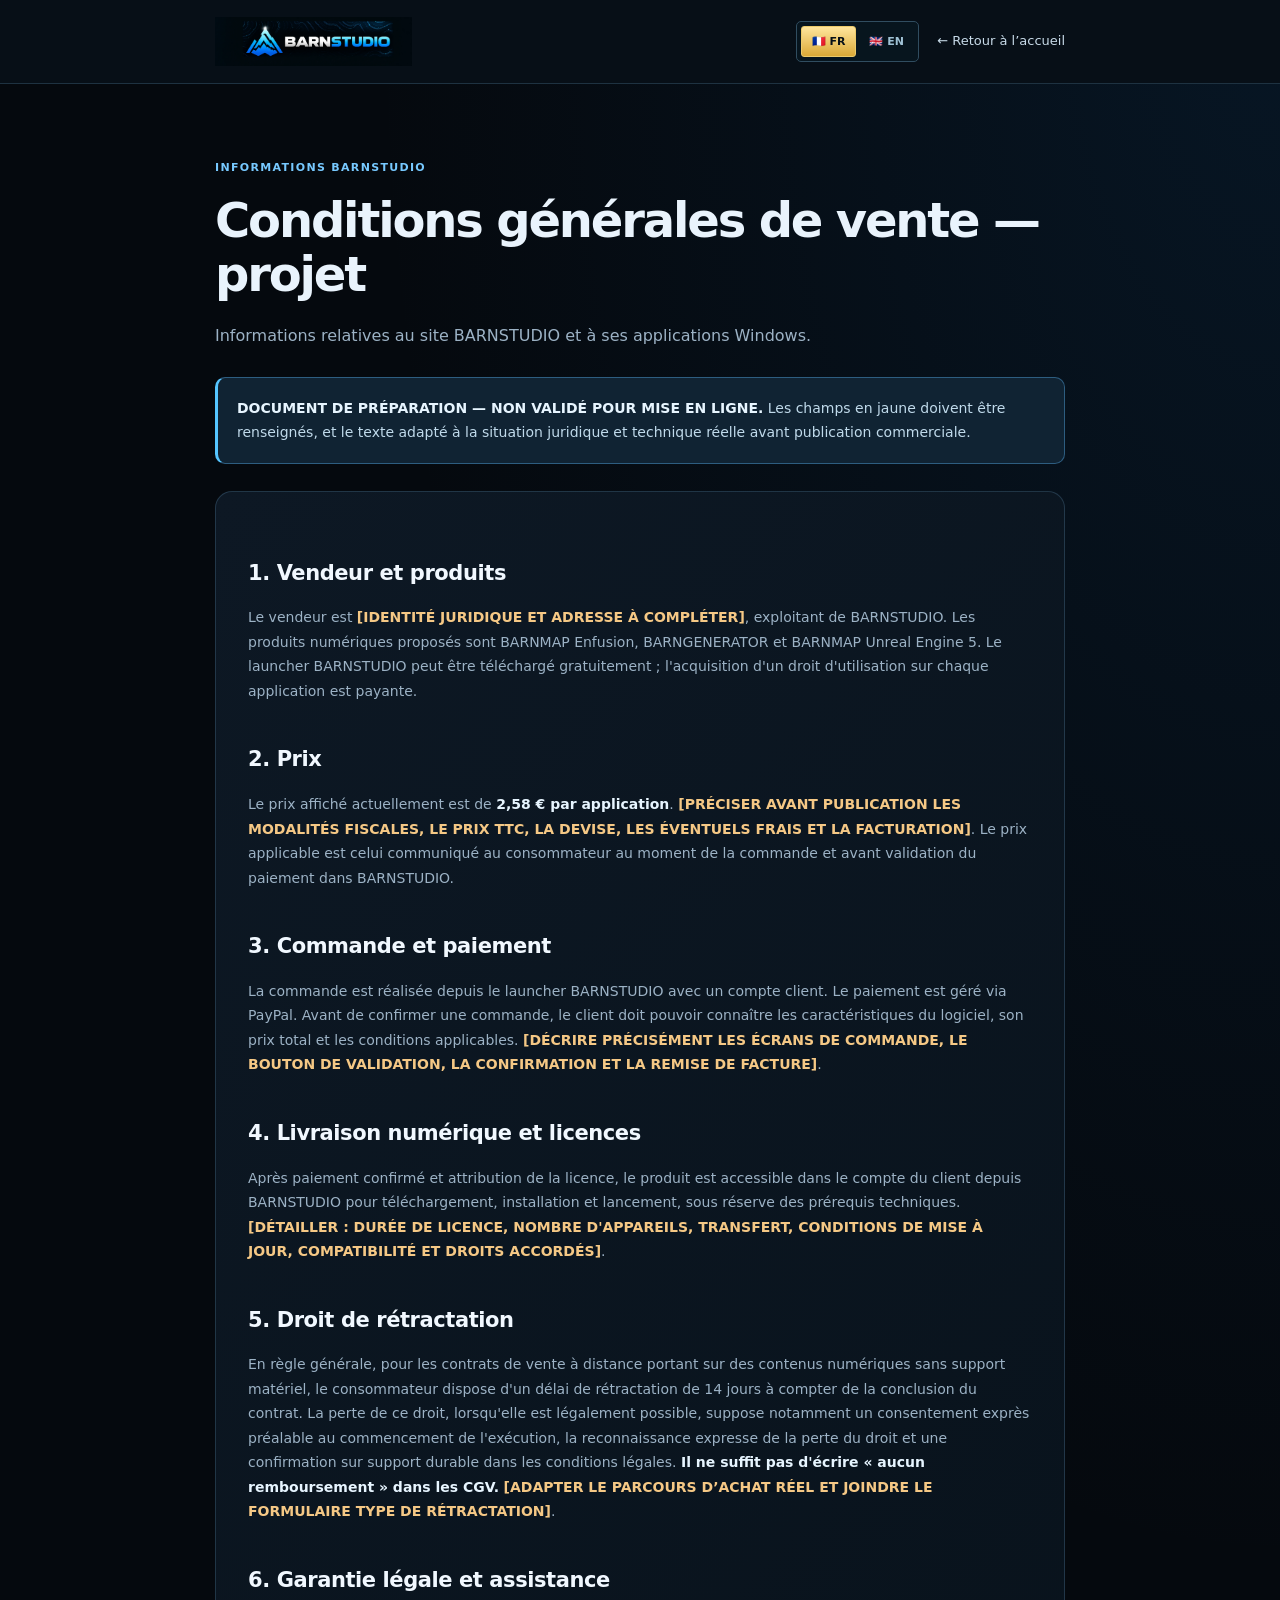
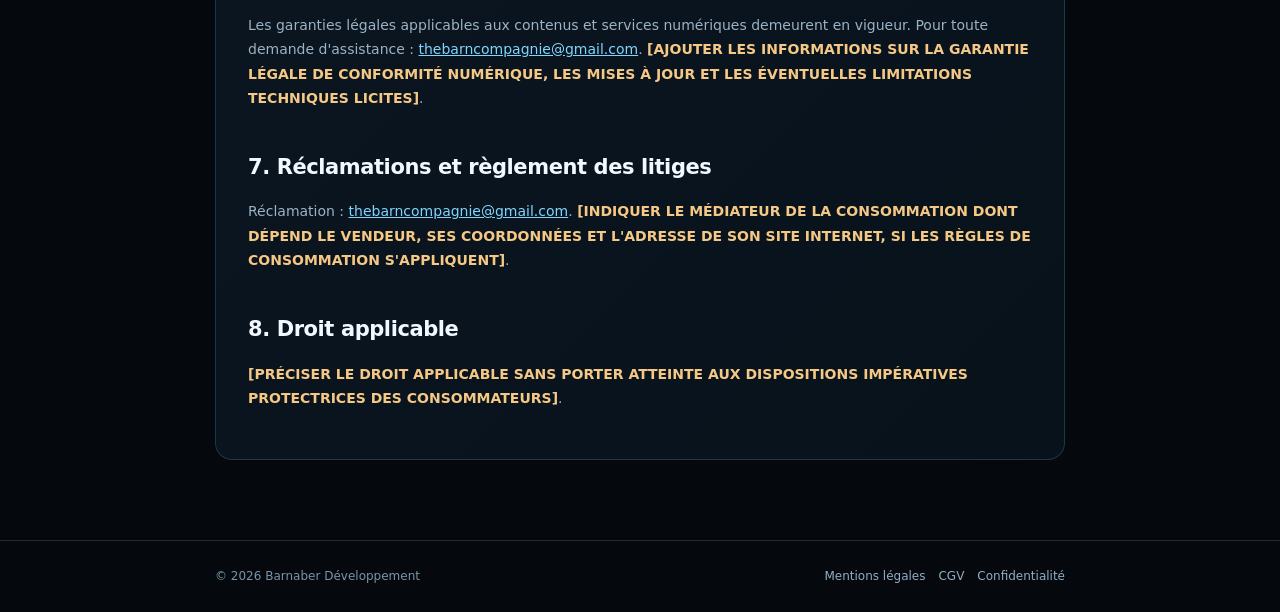
<file: cgv.html>
<!DOCTYPE html>
<html lang="fr"><head><meta charset="utf-8"/><meta content="width=device-width, initial-scale=1" name="viewport"/><meta content="#05090e" name="theme-color"/><meta content="noindex,nofollow" name="robots"/><title>Conditions générales de vente — projet | BARNSTUDIO</title><link href="assets/favicon.png" rel="icon" type="image/png"/><link href="legal.css" rel="stylesheet"/></head><body><header><div class="wrap head"><a aria-label="Retour à BARNSTUDIO" href="index.html"><img alt="BARNSTUDIO" src="assets/logo-barnstudio.webp"/></a><div class="legal-right"><div aria-label="Choisir la langue / Choose language" class="language-switch" role="group"><button aria-label="Français" aria-pressed="true" data-language="fr" type="button">🇫🇷 FR</button><button aria-label="English" aria-pressed="false" data-language="en" type="button">🇬🇧 EN</button></div><a class="back" data-en="← Back to home" data-fr="← Retour à l’accueil" href="index.html">← Retour à l'accueil</a></div></div></header><main class="wrap"><section class="legal-fr"><span class="badge">Informations BARNSTUDIO</span><h1>Conditions générales de vente — projet</h1><p class="intro">Informations relatives au site BARNSTUDIO et à ses applications Windows.</p><div class="notice"><p><strong>DOCUMENT DE PRÉPARATION — NON VALIDÉ POUR MISE EN LIGNE.</strong> Les champs en jaune doivent être renseignés, et le texte adapté à la situation juridique et technique réelle avant publication commerciale.</p></div><article class="content"><h2>1. Vendeur et produits</h2><p>Le vendeur est <span class="placeholder">[IDENTITÉ JURIDIQUE ET ADRESSE À COMPLÉTER]</span>, exploitant de BARNSTUDIO. Les produits numériques proposés sont BARNMAP Enfusion, BARNGENERATOR et BARNMAP Unreal Engine 5. Le launcher BARNSTUDIO peut être téléchargé gratuitement ; l'acquisition d'un droit d'utilisation sur chaque application est payante.</p>
<h2>2. Prix</h2><p>Le prix affiché actuellement est de <strong>2,58 € par application</strong>. <span class="placeholder">[PRÉCISER AVANT PUBLICATION LES MODALITÉS FISCALES, LE PRIX TTC, LA DEVISE, LES ÉVENTUELS FRAIS ET LA FACTURATION]</span>. Le prix applicable est celui communiqué au consommateur au moment de la commande et avant validation du paiement dans BARNSTUDIO.</p>
<h2>3. Commande et paiement</h2><p>La commande est réalisée depuis le launcher BARNSTUDIO avec un compte client. Le paiement est géré via PayPal. Avant de confirmer une commande, le client doit pouvoir connaître les caractéristiques du logiciel, son prix total et les conditions applicables. <span class="placeholder">[DÉCRIRE PRÉCISÉMENT LES ÉCRANS DE COMMANDE, LE BOUTON DE VALIDATION, LA CONFIRMATION ET LA REMISE DE FACTURE]</span>.</p>
<h2>4. Livraison numérique et licences</h2><p>Après paiement confirmé et attribution de la licence, le produit est accessible dans le compte du client depuis BARNSTUDIO pour téléchargement, installation et lancement, sous réserve des prérequis techniques. <span class="placeholder">[DÉTAILLER : DURÉE DE LICENCE, NOMBRE D'APPAREILS, TRANSFERT, CONDITIONS DE MISE À JOUR, COMPATIBILITÉ ET DROITS ACCORDÉS]</span>.</p>
<h2>5. Droit de rétractation</h2><p>En règle générale, pour les contrats de vente à distance portant sur des contenus numériques sans support matériel, le consommateur dispose d'un délai de rétractation de 14 jours à compter de la conclusion du contrat. La perte de ce droit, lorsqu'elle est légalement possible, suppose notamment un consentement exprès préalable au commencement de l'exécution, la reconnaissance expresse de la perte du droit et une confirmation sur support durable dans les conditions légales. <strong>Il ne suffit pas d'écrire « aucun remboursement » dans les CGV.</strong> <span class="placeholder">[ADAPTER LE PARCOURS D’ACHAT RÉEL ET JOINDRE LE FORMULAIRE TYPE DE RÉTRACTATION]</span>.</p>
<h2>6. Garantie légale et assistance</h2><p>Les garanties légales applicables aux contenus et services numériques demeurent en vigueur. Pour toute demande d'assistance : <a href="mailto:thebarncompagnie@gmail.com">thebarncompagnie@gmail.com</a>. <span class="placeholder">[AJOUTER LES INFORMATIONS SUR LA GARANTIE LÉGALE DE CONFORMITÉ NUMÉRIQUE, LES MISES À JOUR ET LES ÉVENTUELLES LIMITATIONS TECHNIQUES LICITES]</span>.</p>
<h2>7. Réclamations et règlement des litiges</h2><p>Réclamation : <a href="mailto:thebarncompagnie@gmail.com">thebarncompagnie@gmail.com</a>. <span class="placeholder">[INDIQUER LE MÉDIATEUR DE LA CONSOMMATION DONT DÉPEND LE VENDEUR, SES COORDONNÉES ET L'ADRESSE DE SON SITE INTERNET, SI LES RÈGLES DE CONSOMMATION S'APPLIQUENT]</span>.</p>
<h2>8. Droit applicable</h2><p><span class="placeholder">[PRÉCISER LE DROIT APPLICABLE SANS PORTER ATTEINTE AUX DISPOSITIONS IMPÉRATIVES PROTECTRICES DES CONSOMMATEURS]</span>.</p></article></section><section class="legal-en">
<span class="badge">BARNSTUDIO INFORMATION</span><h1>Terms and conditions of sale — draft</h1>
<p class="intro">Information about the BARNSTUDIO website and its Windows applications.</p>
<div class="notice"><p><strong>DRAFT DOCUMENT — NOT VALIDATED FOR PUBLICATION.</strong> Highlighted fields must be completed and the wording adapted to the actual purchasing process before commercial publication.</p></div>
<article class="content">
<h2>1. Seller and products</h2><p>The seller is <span class="placeholder">[LEGAL IDENTITY AND BUSINESS ADDRESS TO BE COMPLETED]</span>, operating BARNSTUDIO. The digital products are BARNMAP Enfusion, BARNGENERATOR and BARNMAP Unreal Engine 5. The BARNSTUDIO launcher is free; a license to use each application is purchased separately.</p>
<h2>2. Prices</h2><p>The currently advertised price is <strong>€2.58 per application</strong>. <span class="placeholder">[SPECIFY TAX INCLUSION, CURRENCY, POSSIBLE FEES AND INVOICING REQUIREMENTS BEFORE PUBLICATION]</span>. The applicable price is the one presented before the customer confirms a purchase within BARNSTUDIO.</p>
<h2>3. Order and payment</h2><p>Orders are made through the BARNSTUDIO launcher using a customer account. Payments are processed via PayPal. Before confirming an order, the customer must be able to review the software's key features, total price and applicable conditions. <span class="placeholder">[DESCRIBE THE ACTUAL CHECKOUT STEPS, ORDER CONFIRMATION AND INVOICE DELIVERY]</span>.</p>
<h2>4. Digital delivery and licenses</h2><p>After payment confirmation and license assignment, the software becomes available within the customer's account for download, installation and launch, subject to technical requirements. <span class="placeholder">[SPECIFY LICENSE DURATION, DEVICE LIMITS, TRANSFER RULES, UPDATES, COMPATIBILITY AND GRANTED RIGHTS]</span>.</p>
<h2>5. Withdrawal rights</h2><p>Under the general framework for distance contracts involving digital content supplied without a physical medium, consumers normally have 14 days from conclusion of the contract to withdraw. Where lawful, loss of withdrawal rights may require express prior consent to immediate performance, express acknowledgement of the consequences, and confirmation on a durable medium. A simple “no refunds” clause is not sufficient. <span class="placeholder">[ADAPT THE CHECKOUT PROCESS TO ACTUAL LEGAL REQUIREMENTS AND INCLUDE A STANDARD WITHDRAWAL FORM]</span>.</p>
<h2>6. Statutory guarantees and support</h2><p>Applicable statutory guarantees for digital content and services continue to apply. For assistance: <a href="mailto:thebarncompagnie@gmail.com">thebarncompagnie@gmail.com</a>. <span class="placeholder">[ADD INFORMATION ABOUT DIGITAL CONTENT CONFORMITY RIGHTS, UPDATES AND LAWFUL TECHNICAL LIMITATIONS]</span>.</p>
<h2>7. Complaints and dispute resolution</h2><p>Complaints: <a href="mailto:thebarncompagnie@gmail.com">thebarncompagnie@gmail.com</a>. <span class="placeholder">[IDENTIFY THE RELEVANT CONSUMER MEDIATOR AND THEIR WEBSITE IF CONSUMER LAW REQUIRES IT]</span>.</p>
<h2>8. Applicable law</h2><p><span class="placeholder">[IDENTIFY APPLICABLE LAW WITHOUT DISPLACING MANDATORY CONSUMER PROTECTION RULES]</span>.</p>
</article></section></main><footer><div class="wrap foot"><span>© 2026 Barnaber Développement</span><nav class="footnav"><a data-en="Legal notice" data-fr="Mentions légales" href="mentions-legales.html">Mentions légales</a><a data-en="Terms of sale" data-fr="CGV" href="cgv.html">CGV</a><a data-en="Privacy" data-fr="Confidentialité" href="confidentialite.html">Confidentialité</a></nav></div></footer><script src="legal-lang.js"></script></body></html>
</file>
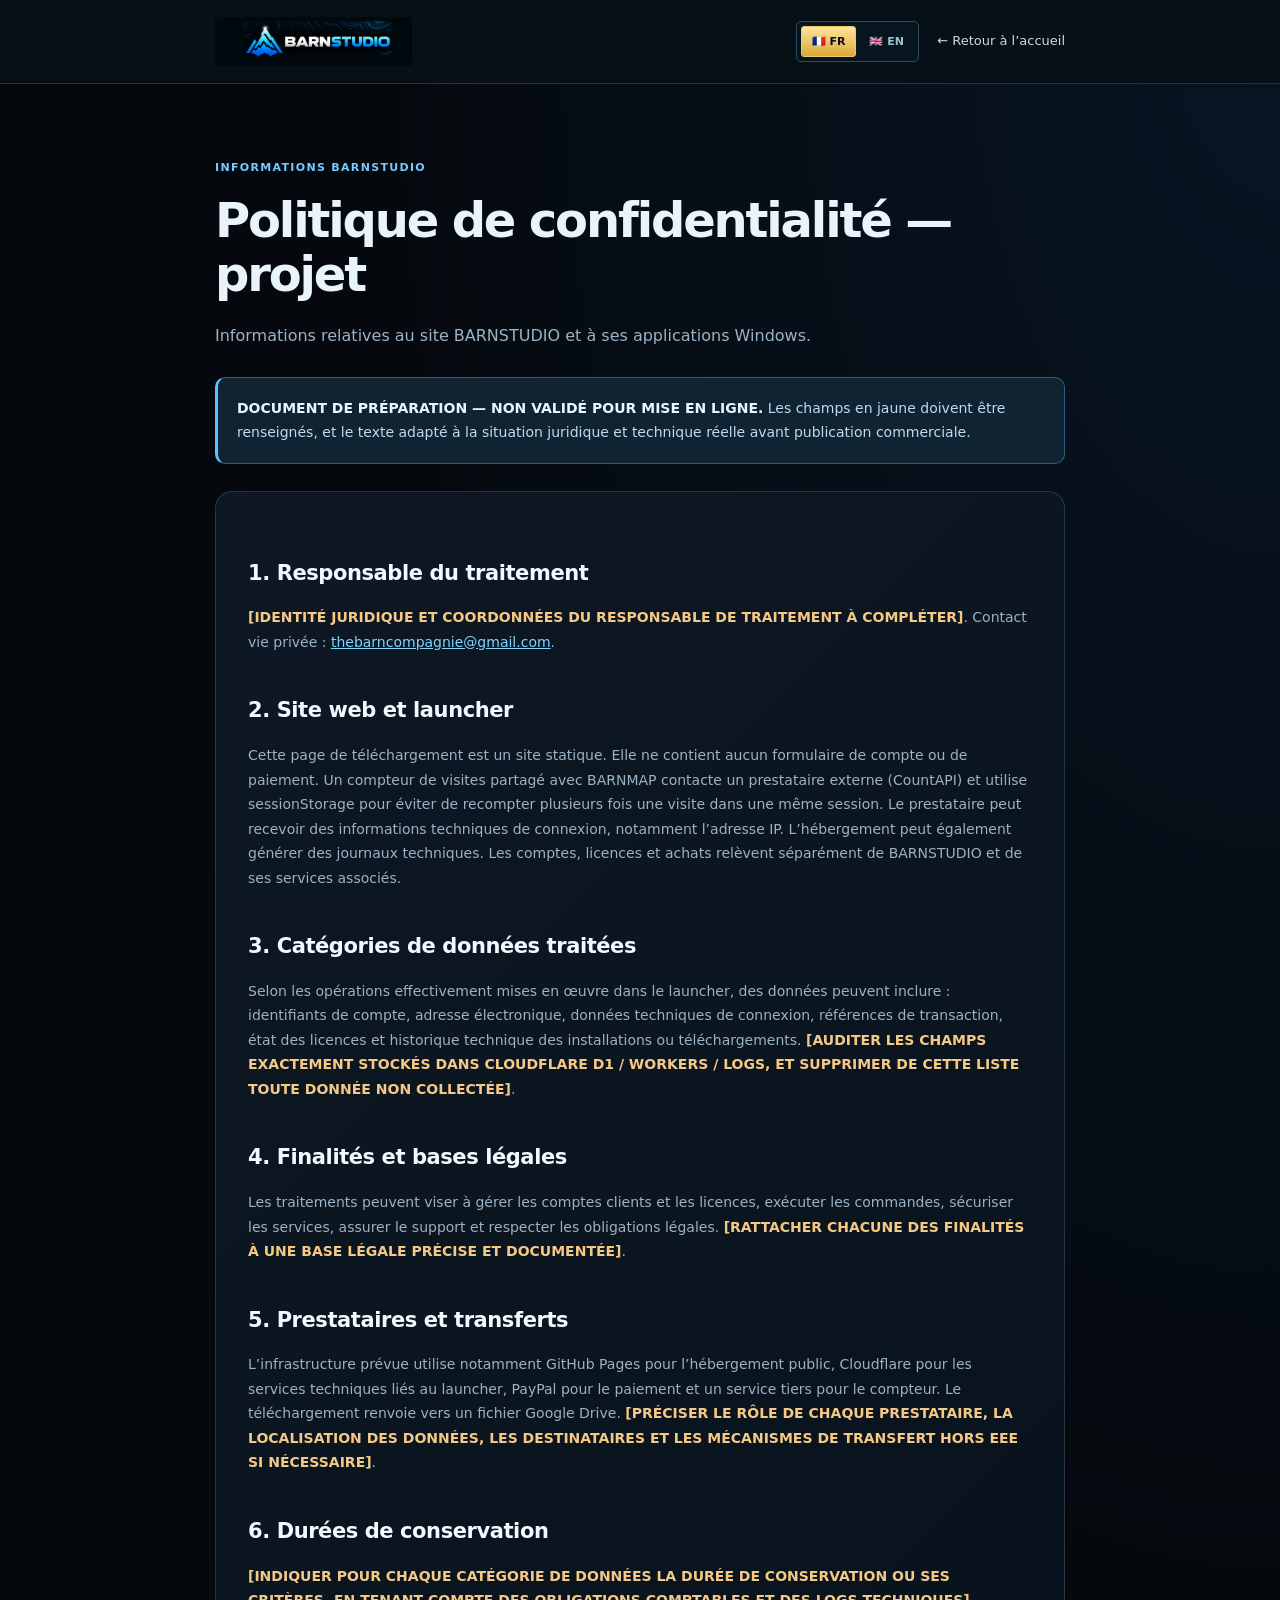
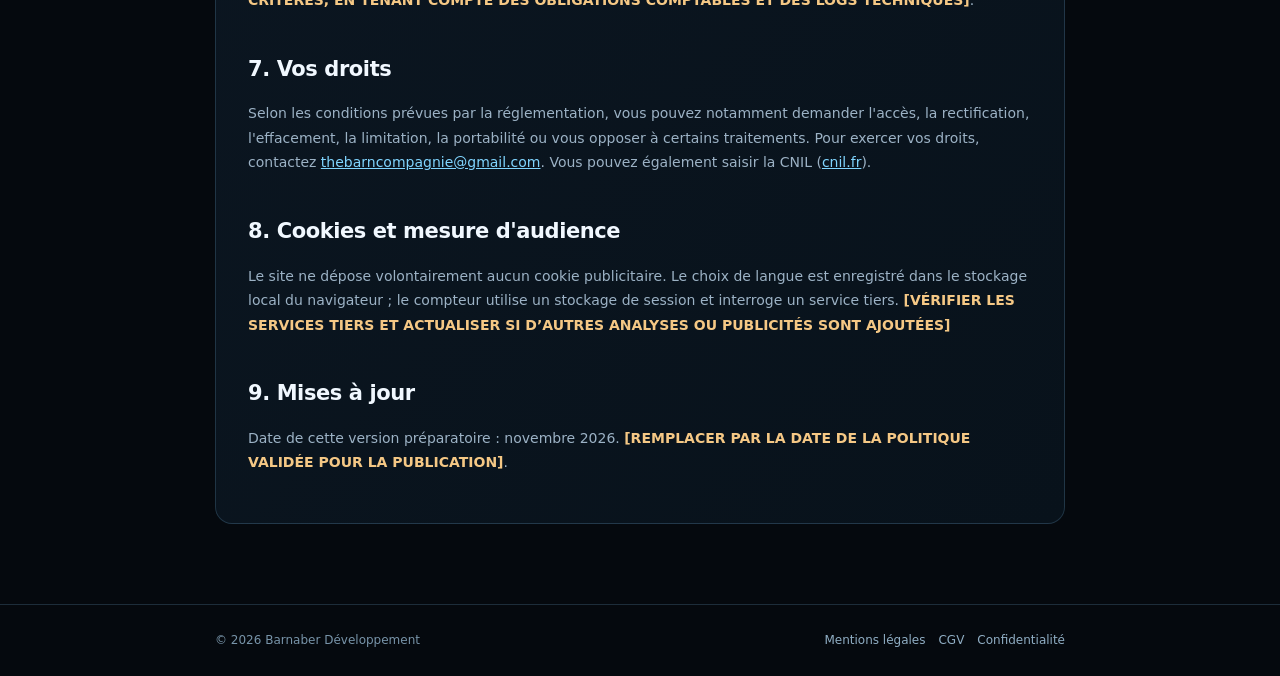
<file: confidentialite.html>
<!DOCTYPE html>
<html lang="fr"><head><meta charset="utf-8"/><meta content="width=device-width, initial-scale=1" name="viewport"/><meta content="#05090e" name="theme-color"/><meta content="noindex,nofollow" name="robots"/><title>Politique de confidentialité — projet | BARNSTUDIO</title><link href="assets/favicon.png" rel="icon" type="image/png"/><link href="legal.css" rel="stylesheet"/></head><body><header><div class="wrap head"><a aria-label="Retour à BARNSTUDIO" href="index.html"><img alt="BARNSTUDIO" src="assets/logo-barnstudio.webp"/></a><div class="legal-right"><div aria-label="Choisir la langue / Choose language" class="language-switch" role="group"><button aria-label="Français" aria-pressed="true" data-language="fr" type="button">🇫🇷 FR</button><button aria-label="English" aria-pressed="false" data-language="en" type="button">🇬🇧 EN</button></div><a class="back" data-en="← Back to home" data-fr="← Retour à l’accueil" href="index.html">← Retour à l'accueil</a></div></div></header><main class="wrap"><section class="legal-fr"><span class="badge">Informations BARNSTUDIO</span><h1>Politique de confidentialité — projet</h1><p class="intro">Informations relatives au site BARNSTUDIO et à ses applications Windows.</p><div class="notice"><p><strong>DOCUMENT DE PRÉPARATION — NON VALIDÉ POUR MISE EN LIGNE.</strong> Les champs en jaune doivent être renseignés, et le texte adapté à la situation juridique et technique réelle avant publication commerciale.</p></div><article class="content"><h2>1. Responsable du traitement</h2><p><span class="placeholder">[IDENTITÉ JURIDIQUE ET COORDONNÉES DU RESPONSABLE DE TRAITEMENT À COMPLÉTER]</span>. Contact vie privée : <a href="mailto:thebarncompagnie@gmail.com">thebarncompagnie@gmail.com</a>.</p>
<h2>2. Site web et launcher</h2><p>Cette page de téléchargement est un site statique. Elle ne contient aucun formulaire de compte ou de paiement. Un compteur de visites partagé avec BARNMAP contacte un prestataire externe (CountAPI) et utilise sessionStorage pour éviter de recompter plusieurs fois une visite dans une même session. Le prestataire peut recevoir des informations techniques de connexion, notamment l’adresse IP. L’hébergement peut également générer des journaux techniques. Les comptes, licences et achats relèvent séparément de BARNSTUDIO et de ses services associés.</p>
<h2>3. Catégories de données traitées</h2><p>Selon les opérations effectivement mises en œuvre dans le launcher, des données peuvent inclure : identifiants de compte, adresse électronique, données techniques de connexion, références de transaction, état des licences et historique technique des installations ou téléchargements. <span class="placeholder">[AUDITER LES CHAMPS EXACTEMENT STOCKÉS DANS CLOUDFLARE D1 / WORKERS / LOGS, ET SUPPRIMER DE CETTE LISTE TOUTE DONNÉE NON COLLECTÉE]</span>.</p>
<h2>4. Finalités et bases légales</h2><p>Les traitements peuvent viser à gérer les comptes clients et les licences, exécuter les commandes, sécuriser les services, assurer le support et respecter les obligations légales. <span class="placeholder">[RATTACHER CHACUNE DES FINALITÉS À UNE BASE LÉGALE PRÉCISE ET DOCUMENTÉE]</span>.</p>
<h2>5. Prestataires et transferts</h2><p>L’infrastructure prévue utilise notamment GitHub Pages pour l’hébergement public, Cloudflare pour les services techniques liés au launcher, PayPal pour le paiement et un service tiers pour le compteur. Le téléchargement renvoie vers un fichier Google Drive. <span class="placeholder">[PRÉCISER LE RÔLE DE CHAQUE PRESTATAIRE, LA LOCALISATION DES DONNÉES, LES DESTINATAIRES ET LES MÉCANISMES DE TRANSFERT HORS EEE SI NÉCESSAIRE]</span>.</p>
<h2>6. Durées de conservation</h2><p><span class="placeholder">[INDIQUER POUR CHAQUE CATÉGORIE DE DONNÉES LA DURÉE DE CONSERVATION OU SES CRITÈRES, EN TENANT COMPTE DES OBLIGATIONS COMPTABLES ET DES LOGS TECHNIQUES]</span>.</p>
<h2>7. Vos droits</h2><p>Selon les conditions prévues par la réglementation, vous pouvez notamment demander l'accès, la rectification, l'effacement, la limitation, la portabilité ou vous opposer à certains traitements. Pour exercer vos droits, contactez <a href="mailto:thebarncompagnie@gmail.com">thebarncompagnie@gmail.com</a>. Vous pouvez également saisir la CNIL (<a href="https://www.cnil.fr/" rel="noopener noreferrer" target="_blank">cnil.fr</a>).</p>
<h2>8. Cookies et mesure d'audience</h2><p>Le site ne dépose volontairement aucun cookie publicitaire. Le choix de langue est enregistré dans le stockage local du navigateur ; le compteur utilise un stockage de session et interroge un service tiers. <span class="placeholder">[VÉRIFIER LES SERVICES TIERS ET ACTUALISER SI D’AUTRES ANALYSES OU PUBLICITÉS SONT AJOUTÉES]</span></p>
<h2>9. Mises à jour</h2><p>Date de cette version préparatoire : novembre 2026. <span class="placeholder">[REMPLACER PAR LA DATE DE LA POLITIQUE VALIDÉE POUR LA PUBLICATION]</span>.</p></article></section><section class="legal-en">
<span class="badge">BARNSTUDIO INFORMATION</span><h1>Privacy policy — draft</h1>
<p class="intro">Information about the BARNSTUDIO website and its Windows applications.</p>
<div class="notice"><p><strong>DRAFT DOCUMENT — NOT VALIDATED FOR PUBLICATION.</strong> Highlighted fields must be completed and actual data practices verified before commercial publication.</p></div>
<article class="content">
<h2>1. Data controller</h2><p><span class="placeholder">[LEGAL IDENTITY AND CONTACT DETAILS OF THE DATA CONTROLLER TO BE COMPLETED]</span>. Privacy contact: <a href="mailto:thebarncompagnie@gmail.com">thebarncompagnie@gmail.com</a>.</p>
<h2>2. Website and launcher</h2><p>This download page is static. There is no account or payment form on the website. A shared BARNMAP visit counter contacts an external counting service (CountAPI) and uses browser session storage to avoid counting multiple views within the same session. The external counter service can receive technical connection information, such as the visitor's IP address. Web hosting may also generate technical logs. Account management, licensing, app downloads and checkout are handled separately by BARNSTUDIO and its associated services.</p>
<h2>3. Categories of processed data</h2><p>Depending on actual operations within the launcher, this may include: account identifiers, email addresses, technical connection data, transaction references, license status, and technical installation or download histories. <span class="placeholder">[AUDIT THE ACTUAL FIELDS STORED IN CLOUDFLARE D1 / WORKERS / LOGS AND REMOVE ANY DATA NOT COLLECTED]</span>.</p>
<h2>4. Purposes and legal bases</h2><p>Processing may serve account and license administration, order execution, service security, user support and legal compliance. <span class="placeholder">[MATCH EACH SPECIFIC PURPOSE WITH ITS DOCUMENTED LEGAL BASIS]</span>.</p>
<h2>5. Providers and transfers</h2><p>The planned infrastructure uses GitHub Pages for the public website, Cloudflare for launcher-related services, PayPal for payments and an external counting service for website visits. Clicking the download button opens a Google Drive file link. <span class="placeholder">[SPECIFY PROVIDERS' ROLES, DATA LOCATIONS, RECIPIENTS AND ANY TRANSFER MECHANISMS OUTSIDE THE EEA]</span>.</p>
<h2>6. Data retention</h2><p><span class="placeholder">[SPECIFY RETENTION TIMES OR CRITERIA FOR EACH DATA CATEGORY, INCLUDING ACCOUNTING OBLIGATIONS AND TECHNICAL LOGS]</span>.</p>
<h2>7. Your rights</h2><p>Subject to applicable conditions, you may request access, rectification, erasure, restriction, portability, or object to certain processing. Contact <a href="mailto:thebarncompagnie@gmail.com">thebarncompagnie@gmail.com</a>. You may also contact the French data-protection authority, the CNIL (<a href="https://www.cnil.fr/" rel="noopener noreferrer" target="_blank">cnil.fr</a>).</p>
<h2>8. Cookies and site traffic</h2><p>The provided website intentionally sets no advertising cookies. The language selector remembers your preference in local storage; the visit counter uses session storage and an external count request. <span class="placeholder">[CHECK ACTUAL THIRD-PARTY SERVICES AND UPDATE THIS SECTION IF OTHER ANALYTICS, VIDEO EMBEDS OR AD SERVICES ARE INTRODUCED]</span>.</p>
<h2>9. Updates</h2><p>Draft version: November 2026. <span class="placeholder">[REPLACE WITH PUBLICATION DATE OF THE APPROVED PRIVACY POLICY]</span>.</p>
</article></section></main><footer><div class="wrap foot"><span>© 2026 Barnaber Développement</span><nav class="footnav"><a data-en="Legal notice" data-fr="Mentions légales" href="mentions-legales.html">Mentions légales</a><a data-en="Terms of sale" data-fr="CGV" href="cgv.html">CGV</a><a data-en="Privacy" data-fr="Confidentialité" href="confidentialite.html">Confidentialité</a></nav></div></footer><script src="legal-lang.js"></script></body></html>
</file>
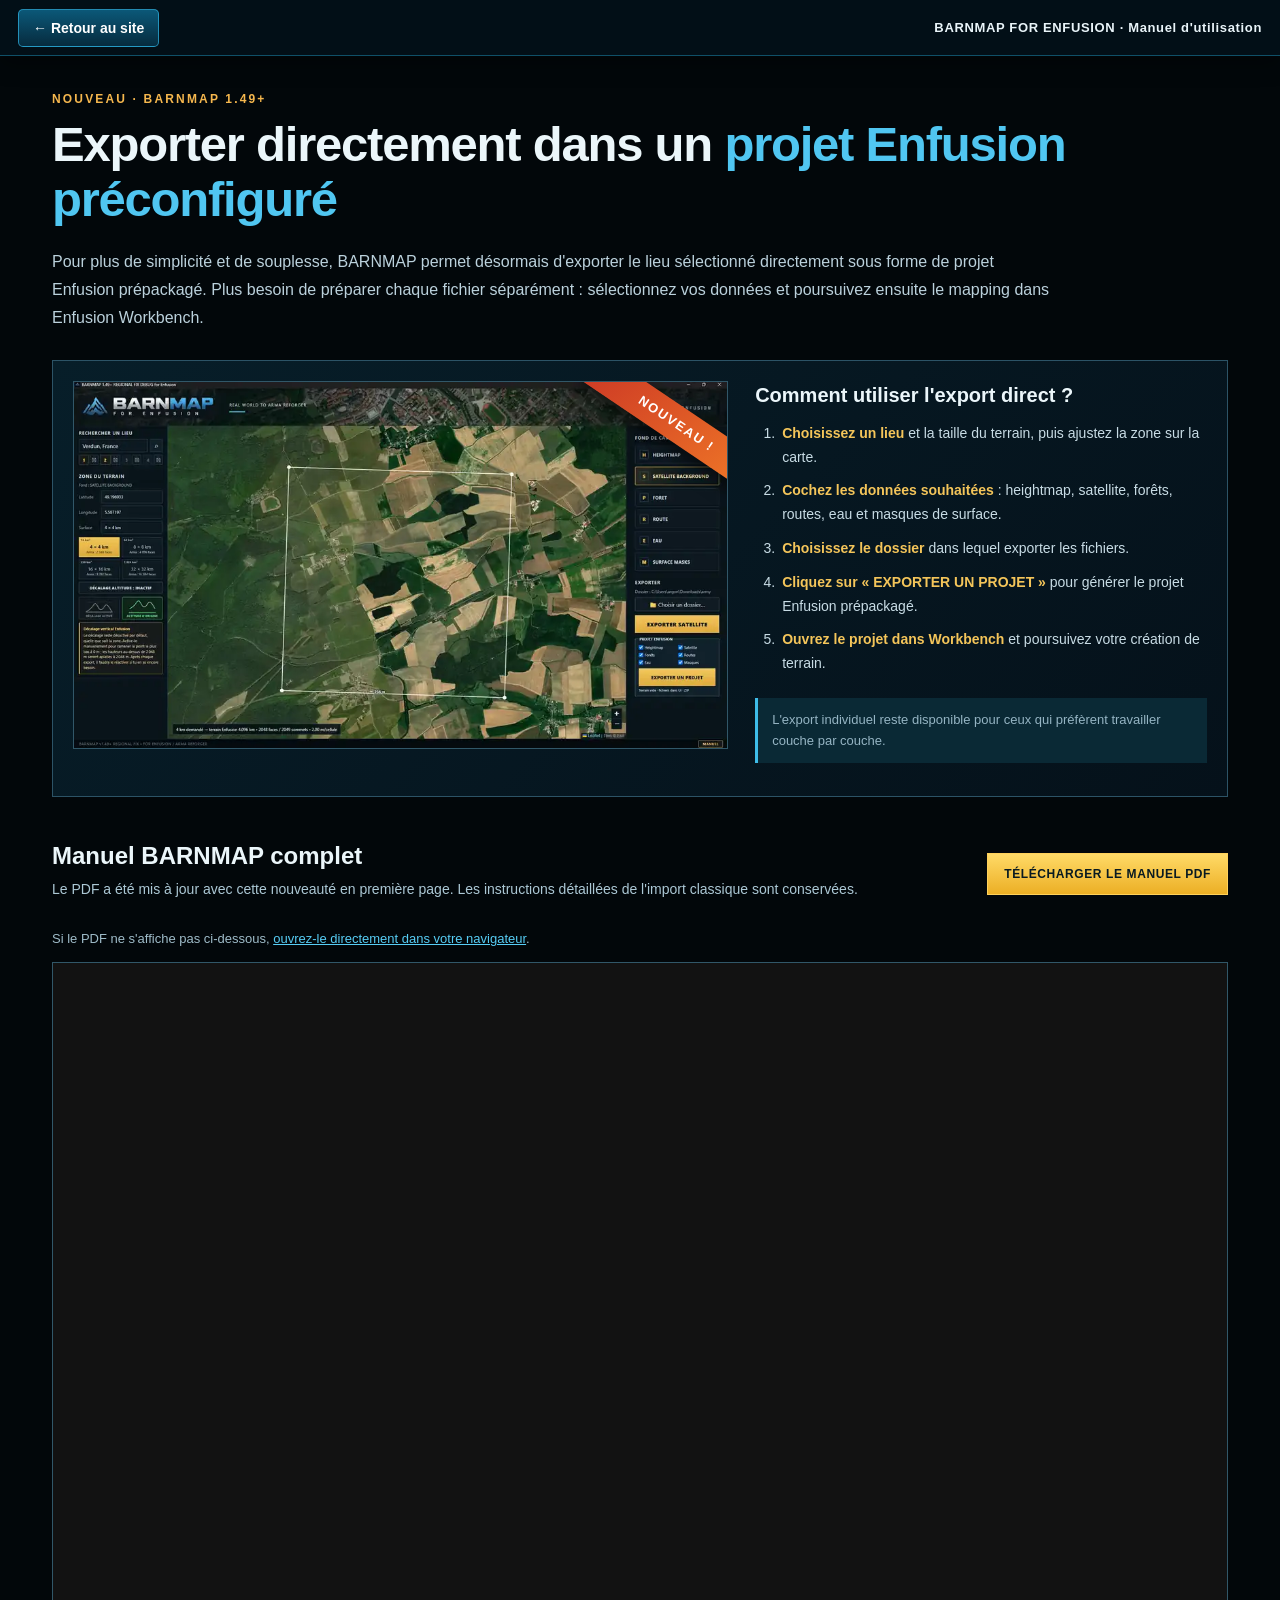
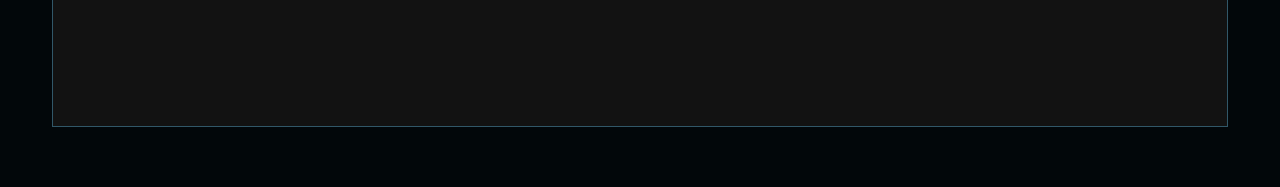
<file: manuel.html>
<!doctype html>
<html lang="fr">
<head>
  <meta charset="utf-8">
  <meta name="viewport" content="width=device-width, initial-scale=1, viewport-fit=cover">
  <title>Manuel d'utilisation — BARNMAP FOR ENFUSION</title>
  <meta name="description" content="Manuel BARNMAP pour Arma Reforger et Enfusion : nouvel export direct dans un projet préconfiguré, réglages terrain, heightmap, satellite, routes, forêts, eau et masques.">
  <meta name="theme-color" content="#03131b">
  <style>
    * { box-sizing: border-box; }
    html {scroll-behavior:smooth}
    body {margin:0;min-height:100vh;background:#02070a;color:#ebf6fa;font-family:Arial,Helvetica,sans-serif;}
    .manual-bar {position:sticky;z-index:20;top:0;left:0;right:0;min-height:56px;display:flex;align-items:center;justify-content:space-between;gap:12px;padding:8px 18px;background:rgba(3,16,24,.97);border-bottom:1px solid rgba(38,186,236,.38);box-shadow:0 7px 22px rgba(0,0,0,.35)}
    .back-button {display:inline-flex;align-items:center;min-height:38px;padding:0 14px;border:1px solid rgba(51,190,239,.65);border-radius:5px;color:#fff;background:linear-gradient(180deg,#0b5878,#062b3e);text-decoration:none;font-size:14px;font-weight:800}
    .manual-title {color:#e9f4f9;font-size:13px;font-weight:700;letter-spacing:.05em}
    main{max-width:1220px;margin:0 auto;padding:36px 22px 60px}
    .kicker{color:#f5b74e;font-size:12px;font-weight:800;letter-spacing:.18em;text-transform:uppercase}
    h1{font-size:clamp(29px,4vw,49px);line-height:1.13;letter-spacing:-.025em;margin:11px 0 20px}
    h1 span{color:#50c6f1}
    .lead{max-width:1000px;color:#bbd1dc;font-size:16px;line-height:1.75;margin:0 0 28px}
    .feature-card{display:grid;grid-template-columns:minmax(0,1.45fr) minmax(290px,1fr);gap:27px;align-items:start;padding:20px;border:1px solid #2c5366;background:linear-gradient(135deg,#071e29,#05111a)}
    .feature-image{position:relative;overflow:hidden;margin:0;border:1px solid #315768;background:#02070a}
    .feature-image img{display:block;width:100%;height:auto}
    .new-ribbon{position:absolute;top:24px;right:-52px;width:205px;transform:rotate(34deg);padding:10px 0;background:linear-gradient(110deg,#cc3825,#f17a27);color:white;text-align:center;font-size:13px;font-weight:900;letter-spacing:.13em;box-shadow:0 6px 18px #0009;pointer-events:none}
    h2{font-size:20px;margin:3px 0 15px}
    .feature-steps{margin:0;padding-left:24px;color:#c8dce5;font-size:14px;line-height:1.7}
    .feature-steps li{padding:0 0 10px 3px}
    .feature-steps strong{color:#f4c55a}
    .hint{font-size:13px;color:#95b4c3;line-height:1.6;padding:12px 14px;border-left:3px solid #3ebce8;background:#0a2935;margin-top:12px}
    .pdf-section{margin-top:45px}
    .pdf-heading{display:flex;align-items:center;justify-content:space-between;gap:18px;flex-wrap:wrap}
    .pdf-heading h2{margin:0;font-size:24px}
    .pdf-heading p{margin:9px 0 16px;color:#acc8d5;font-size:14px;line-height:1.5}
    .pdf-download{display:inline-block;margin:8px 0 18px;padding:13px 16px;background:linear-gradient(180deg,#ffda67,#ecaf25);border:1px solid #ffd15b;color:#081a21;text-decoration:none;text-transform:uppercase;font-size:12px;font-weight:900;letter-spacing:.05em}
    .pdf-frame{display:block;width:100%;height:min(85vh,920px);min-height:600px;border:1px solid #315768;background:#121212}
    .fallback{font-size:13px;line-height:1.5;color:#9fbcc9}.fallback a{color:#57cdf5}
    @media(max-width:760px){main{padding:24px 15px 40px}.manual-title{display:none}.feature-card{grid-template-columns:1fr;padding:12px;gap:20px}.pdf-frame{height:72vh;min-height:400px}.lead{font-size:14px}.feature-steps{font-size:13px}}
  </style>
</head>
<body>
  <header class="manual-bar"><a class="back-button" href="index.html">← Retour au site</a><div class="manual-title">BARNMAP FOR ENFUSION · Manuel d'utilisation</div></header>
  <main>
    <section aria-labelledby="new-feature-title">
      <div class="kicker">NOUVEAU · BARNMAP 1.49+</div>
      <h1 id="new-feature-title">Exporter directement dans un <span>projet Enfusion préconfiguré</span></h1>
      <p class="lead">Pour plus de simplicité et de souplesse, BARNMAP permet désormais d'exporter le lieu sélectionné directement sous forme de projet Enfusion prépackagé. Plus besoin de préparer chaque fichier séparément : sélectionnez vos données et poursuivez ensuite le mapping dans Enfusion Workbench.</p>
      <div class="feature-card">
        <figure class="feature-image"><img src="assets/screenshots/00-export-direct-enfusion.webp" width="960" height="538" alt="Interface BARNMAP avec la zone sélectionnée et le bouton Exporter un projet"><span class="new-ribbon">NOUVEAU !</span></figure>
        <div>
          <h2>Comment utiliser l'export direct ?</h2>
          <ol class="feature-steps">
            <li><strong>Choisissez un lieu</strong> et la taille du terrain, puis ajustez la zone sur la carte.</li>
            <li><strong>Cochez les données souhaitées</strong> : heightmap, satellite, forêts, routes, eau et masques de surface.</li>
            <li><strong>Choisissez le dossier</strong> dans lequel exporter les fichiers.</li>
            <li><strong>Cliquez sur « EXPORTER UN PROJET »</strong> pour générer le projet Enfusion prépackagé.</li>
            <li><strong>Ouvrez le projet dans Workbench</strong> et poursuivez votre création de terrain.</li>
          </ol>
          <p class="hint">L'export individuel reste disponible pour ceux qui préfèrent travailler couche par couche.</p>
        </div>
      </div>
    </section>
    <section class="pdf-section" aria-labelledby="pdf-title">
      <div class="pdf-heading"><div><h2 id="pdf-title">Manuel BARNMAP complet</h2><p>Le PDF a été mis à jour avec cette nouveauté en première page. Les instructions détaillées de l'import classique sont conservées.</p></div><a class="pdf-download" href="assets/BARNMAP_Manuel_Import_Enfusion.pdf" download>Télécharger le manuel PDF</a></div>
      <p class="fallback">Si le PDF ne s'affiche pas ci-dessous, <a href="assets/BARNMAP_Manuel_Import_Enfusion.pdf">ouvrez-le directement dans votre navigateur</a>.</p>
      <iframe class="pdf-frame" src="assets/BARNMAP_Manuel_Import_Enfusion.pdf#view=FitH" loading="lazy" title="Manuel complet BARNMAP avec la nouvelle fonction d'export direct"></iframe>
    </section>
  </main>
</body>
</html>
</file>
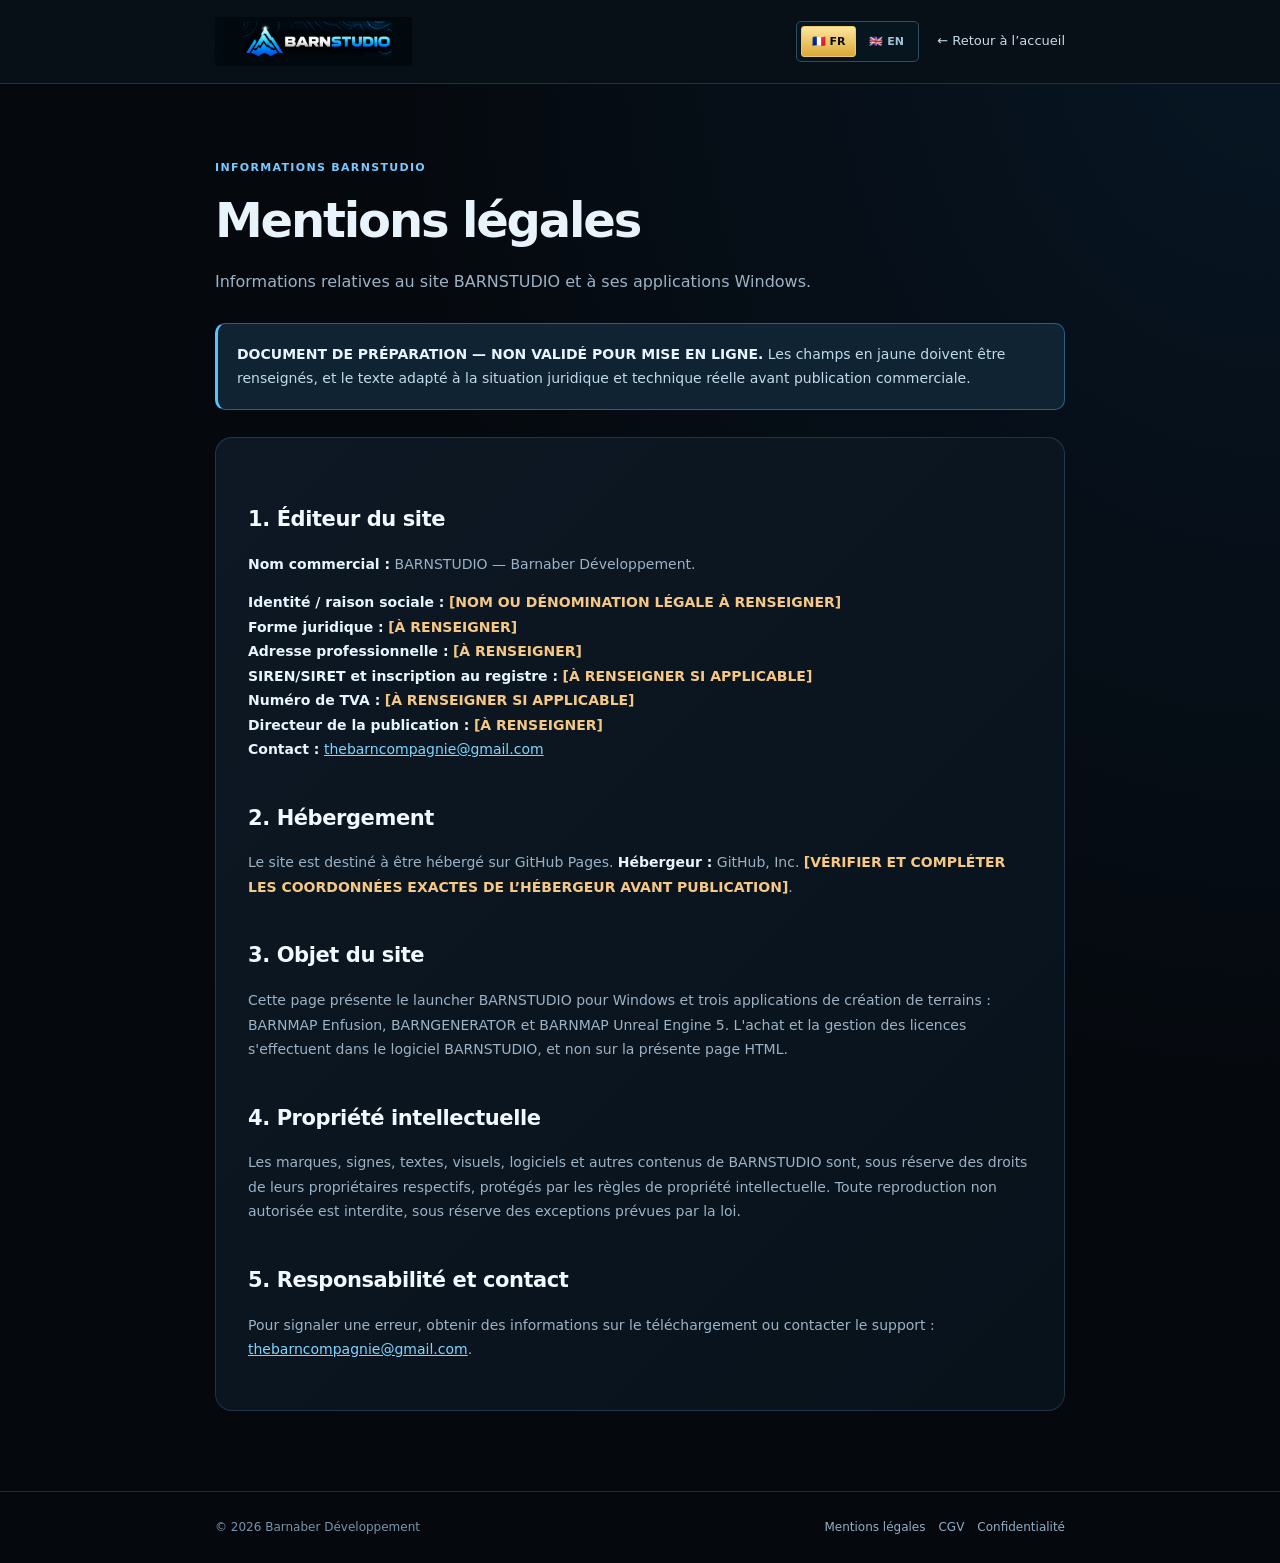
<file: mentions-legales.html>
<!DOCTYPE html>
<html lang="fr"><head><meta charset="utf-8"/><meta content="width=device-width, initial-scale=1" name="viewport"/><meta content="#05090e" name="theme-color"/><meta content="noindex,nofollow" name="robots"/><title>Mentions légales | BARNSTUDIO</title><link href="assets/favicon.png" rel="icon" type="image/png"/><link href="legal.css" rel="stylesheet"/></head><body><header><div class="wrap head"><a aria-label="Retour à BARNSTUDIO" href="index.html"><img alt="BARNSTUDIO" src="assets/logo-barnstudio.webp"/></a><div class="legal-right"><div aria-label="Choisir la langue / Choose language" class="language-switch" role="group"><button aria-label="Français" aria-pressed="true" data-language="fr" type="button">🇫🇷 FR</button><button aria-label="English" aria-pressed="false" data-language="en" type="button">🇬🇧 EN</button></div><a class="back" data-en="← Back to home" data-fr="← Retour à l’accueil" href="index.html">← Retour à l'accueil</a></div></div></header><main class="wrap"><section class="legal-fr"><span class="badge">Informations BARNSTUDIO</span><h1>Mentions légales</h1><p class="intro">Informations relatives au site BARNSTUDIO et à ses applications Windows.</p><div class="notice"><p><strong>DOCUMENT DE PRÉPARATION — NON VALIDÉ POUR MISE EN LIGNE.</strong> Les champs en jaune doivent être renseignés, et le texte adapté à la situation juridique et technique réelle avant publication commerciale.</p></div><article class="content"><h2>1. Éditeur du site</h2>
<p><strong>Nom commercial :</strong> BARNSTUDIO — Barnaber Développement.</p>
<p><strong>Identité / raison sociale :</strong> <span class="placeholder">[NOM OU DÉNOMINATION LÉGALE À RENSEIGNER]</span><br/><strong>Forme juridique :</strong> <span class="placeholder">[À RENSEIGNER]</span><br/><strong>Adresse professionnelle :</strong> <span class="placeholder">[À RENSEIGNER]</span><br/><strong>SIREN/SIRET et inscription au registre :</strong> <span class="placeholder">[À RENSEIGNER SI APPLICABLE]</span><br/><strong>Numéro de TVA :</strong> <span class="placeholder">[À RENSEIGNER SI APPLICABLE]</span><br/><strong>Directeur de la publication :</strong> <span class="placeholder">[À RENSEIGNER]</span><br/><strong>Contact :</strong> <a href="mailto:thebarncompagnie@gmail.com">thebarncompagnie@gmail.com</a></p>
<h2>2. Hébergement</h2><p>Le site est destiné à être hébergé sur GitHub Pages. <strong>Hébergeur :</strong> GitHub, Inc. <span class="placeholder">[VÉRIFIER ET COMPLÉTER LES COORDONNÉES EXACTES DE L’HÉBERGEUR AVANT PUBLICATION]</span>.</p>
<h2>3. Objet du site</h2><p>Cette page présente le launcher BARNSTUDIO pour Windows et trois applications de création de terrains : BARNMAP Enfusion, BARNGENERATOR et BARNMAP Unreal Engine 5. L'achat et la gestion des licences s'effectuent dans le logiciel BARNSTUDIO, et non sur la présente page HTML.</p>
<h2>4. Propriété intellectuelle</h2><p>Les marques, signes, textes, visuels, logiciels et autres contenus de BARNSTUDIO sont, sous réserve des droits de leurs propriétaires respectifs, protégés par les règles de propriété intellectuelle. Toute reproduction non autorisée est interdite, sous réserve des exceptions prévues par la loi.</p>
<h2>5. Responsabilité et contact</h2><p>Pour signaler une erreur, obtenir des informations sur le téléchargement ou contacter le support : <a href="mailto:thebarncompagnie@gmail.com">thebarncompagnie@gmail.com</a>.</p></article></section><section class="legal-en">
<span class="badge">BARNSTUDIO INFORMATION</span><h1>Legal notice</h1>
<p class="intro">Information about the BARNSTUDIO website and its Windows applications.</p>
<div class="notice"><p><strong>DRAFT DOCUMENT — NOT VALIDATED FOR PUBLICATION.</strong> Highlighted fields must be completed, and the content reviewed for your actual legal and technical situation before commercial publication.</p></div>
<article class="content">
<h2>1. Website publisher</h2>
<p><strong>Trading name:</strong> BARNSTUDIO — Barnaber Développement.</p>
<p><strong>Legal identity / registered name:</strong> <span class="placeholder">[LEGAL NAME TO BE PROVIDED]</span><br/>
<strong>Legal status:</strong> <span class="placeholder">[TO BE PROVIDED]</span><br/>
<strong>Business address:</strong> <span class="placeholder">[TO BE PROVIDED]</span><br/>
<strong>Registration numbers (SIREN/SIRET):</strong> <span class="placeholder">[IF APPLICABLE]</span><br/>
<strong>VAT identification number:</strong> <span class="placeholder">[IF APPLICABLE]</span><br/>
<strong>Publication director:</strong> <span class="placeholder">[TO BE PROVIDED]</span><br/>
<strong>Contact:</strong> <a href="mailto:thebarncompagnie@gmail.com">thebarncompagnie@gmail.com</a></p>
<h2>2. Website hosting</h2>
<p>The website is intended to be hosted through GitHub Pages. <strong>Hosting provider:</strong> GitHub, Inc. <span class="placeholder">[VERIFY AND ADD THE PROVIDER'S ACCURATE LEGAL CONTACT DETAILS BEFORE PUBLICATION]</span>.</p>
<h2>3. Purpose of the website</h2><p>This page presents the free BARNSTUDIO Windows launcher and three terrain creation applications: BARNMAP Enfusion, BARNGENERATOR and BARNMAP Unreal Engine 5. Software purchases and license management take place inside BARNSTUDIO, not on this static website.</p>
<h2>4. Intellectual property</h2><p>Subject to third-party rights, BARNSTUDIO trademarks, logos, text, graphics, software and other content are protected by applicable intellectual-property law. Unauthorized reproduction is prohibited, subject to exceptions provided by law.</p>
<h2>5. Liability and contact</h2><p>To report an error, request information about downloading or contact support: <a href="mailto:thebarncompagnie@gmail.com">thebarncompagnie@gmail.com</a>.</p>
</article></section></main><footer><div class="wrap foot"><span>© 2026 Barnaber Développement</span><nav class="footnav"><a data-en="Legal notice" data-fr="Mentions légales" href="mentions-legales.html">Mentions légales</a><a data-en="Terms of sale" data-fr="CGV" href="cgv.html">CGV</a><a data-en="Privacy" data-fr="Confidentialité" href="confidentialite.html">Confidentialité</a></nav></div></footer><script src="legal-lang.js"></script></body></html>
</file>
<file: legal.css>
:root{--bg:#05090e;--panel:#0d1825;--border:rgba(116,173,214,.22);--text:#e9f3fc;--muted:#9cb2c5;--accent:#55c5ff}*{box-sizing:border-box}body{margin:0;background:radial-gradient(ellipse at top right,rgba(17,85,144,.17),transparent 50%),var(--bg);color:var(--text);font-family:Inter,system-ui,-apple-system,'Segoe UI',sans-serif;line-height:1.75}.wrap{width:min(850px,calc(100% - 38px));margin:auto}header{border-bottom:1px solid var(--border);background:#070f17}.head{min-height:83px;display:flex;justify-content:space-between;gap:18px;align-items:center}.head img{display:block;width:197px;height:50px;object-fit:contain;object-position:left center}a{color:#80d5ff}a:hover{text-decoration:none}.back{font-size:13px;text-decoration:none;color:#c8dbe9}.badge{font-size:11px;font-weight:800;letter-spacing:.12em;text-transform:uppercase;color:#77c9ff}main{padding:68px 0 80px}h1{font-size:clamp(32px,5vw,48px);line-height:1.12;letter-spacing:-.045em;margin:14px 0 20px}h2{font-size:21px;letter-spacing:-.02em;margin:38px 0 13px;color:#f1f8ff}h3{font-size:15px;margin:20px 0 6px}p,li{font-size:14px;color:var(--muted)}p strong,li strong{color:#e7f5ff}.intro{font-size:16px;max-width:690px}.notice{background:#102333;border:1px solid rgba(90,180,246,.4);border-left:3px solid var(--accent);border-radius:10px;padding:18px 19px;margin:27px 0}.notice p{margin:0;color:#c0daeb}.content{padding:25px 32px 34px;background:linear-gradient(135deg,#0d1824,#08121b);border:1px solid var(--border);border-radius:17px}.placeholder{font-weight:760;color:#f5c885}.muted{font-size:12px;color:#718ba0}footer{padding:25px 0;border-top:1px solid var(--border);color:#7894a9;font-size:12px}.foot{display:flex;justify-content:space-between;flex-wrap:wrap;gap:10px}.footnav{display:flex;gap:13px;flex-wrap:wrap}.footnav a{color:#90aec4;text-decoration:none}@media(max-width:600px){.head img{width:150px}.back{font-size:11px}main{padding:44px 0}.content{padding:17px 19px}}
.legal-en{display:none}html[lang="en"] .legal-en{display:block}html[lang="en"] .legal-fr{display:none}.legal-right{display:flex;align-items:center;gap:18px}.language-switch{display:flex;align-items:center;gap:3px;border:1px solid #304d60;background:#07151e;padding:4px;border-radius:5px}.language-switch button{font:inherit;font-size:11px;font-weight:800;color:#9fc2d5;border:1px solid transparent;border-radius:3px;background:transparent;cursor:pointer;padding:5px 8px;min-width:55px;min-height:30px}.language-switch button[aria-pressed="true"]{color:#071017;border-color:#ecca6a;background:linear-gradient(#ffe59c,#dba937)}@media(max-width:600px){.legal-right{gap:8px;flex-wrap:wrap;justify-content:flex-end}.head{gap:9px}.language-switch button{font-size:10px;padding:5px 6px}.head img{width:120px}}
</file>
